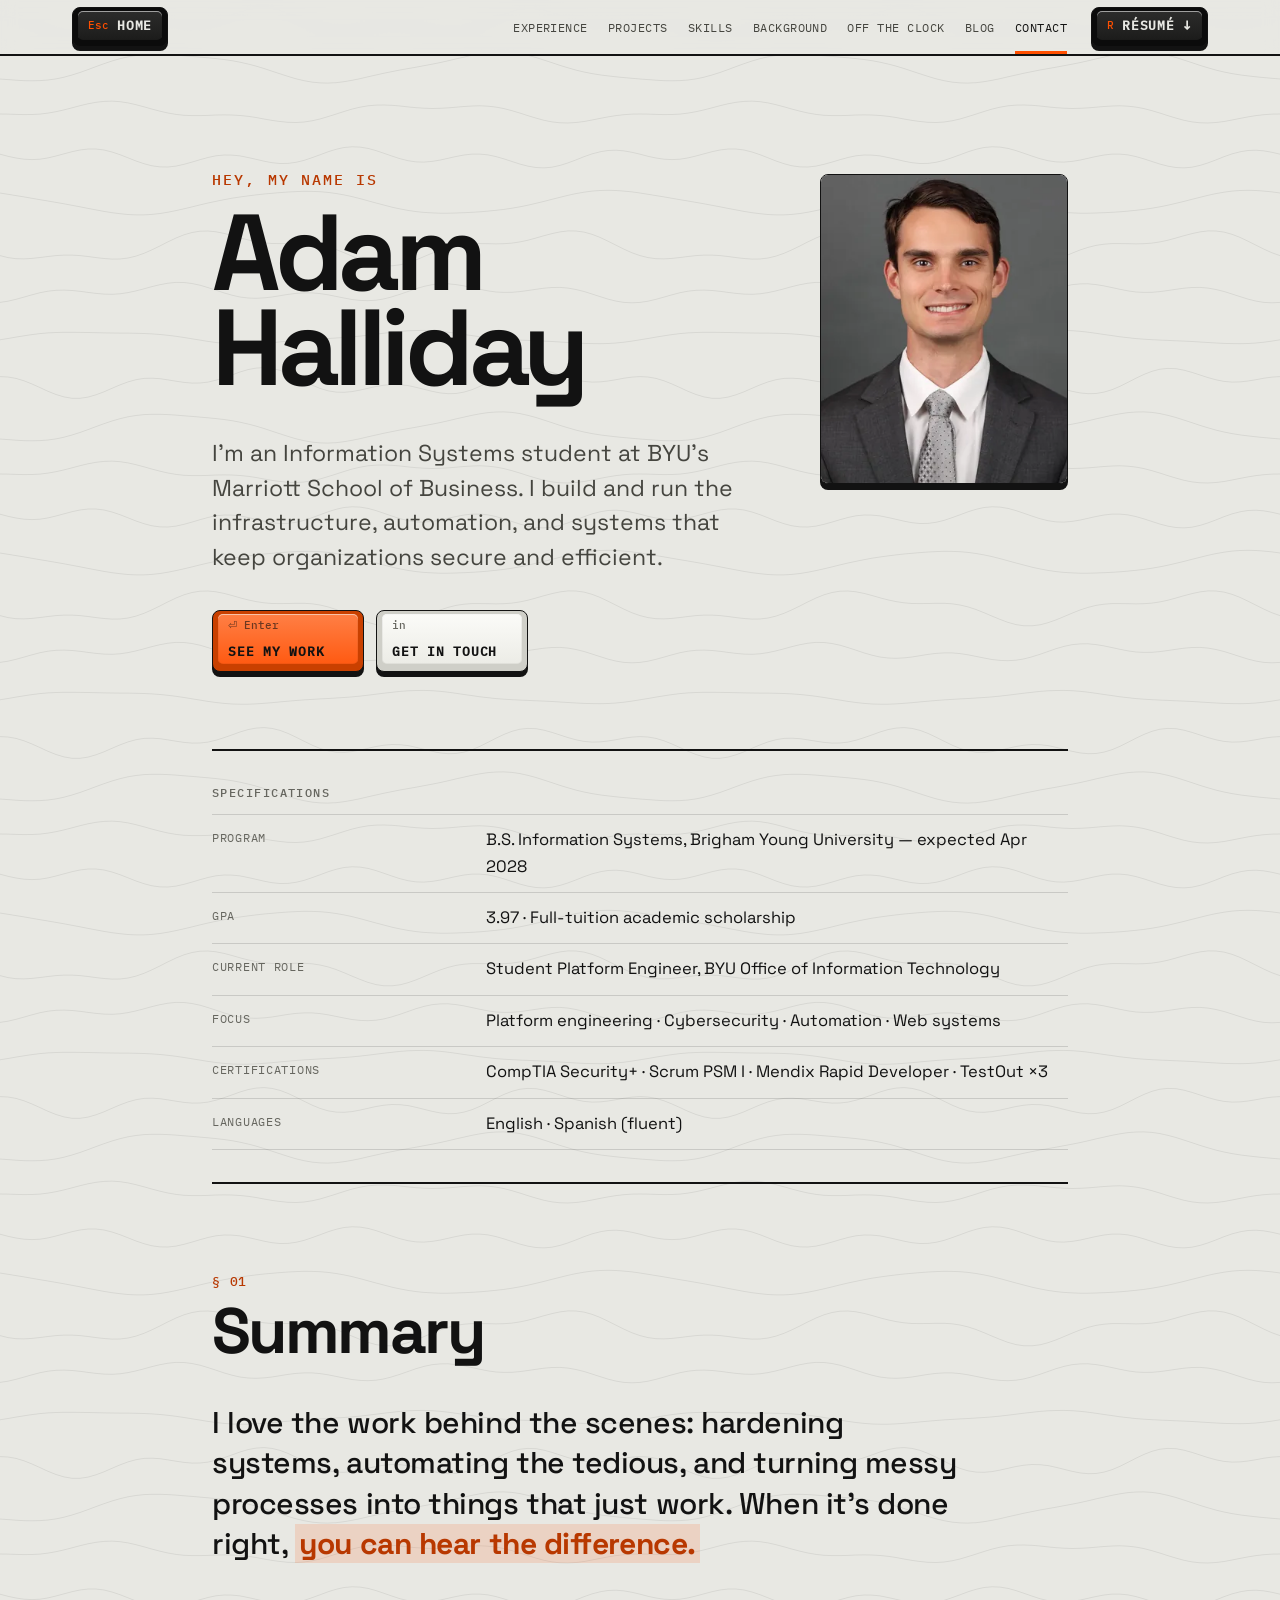
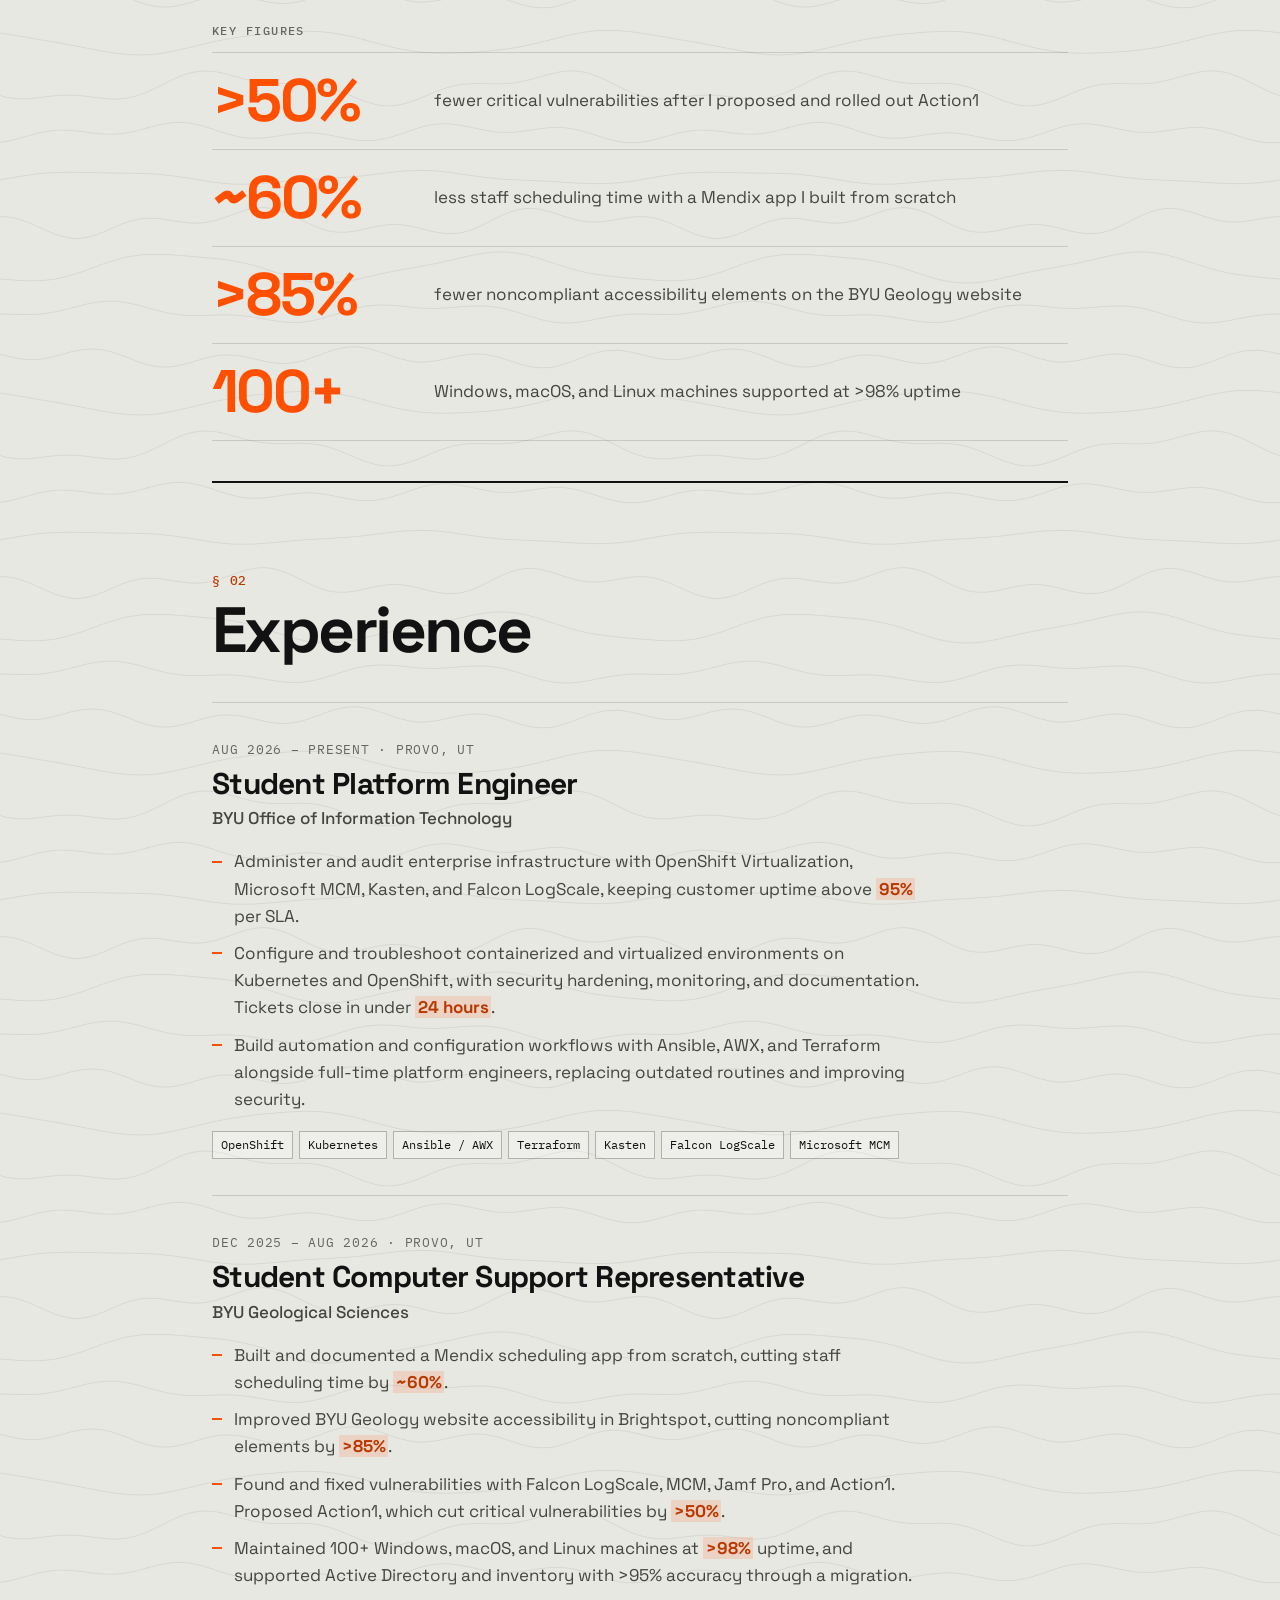
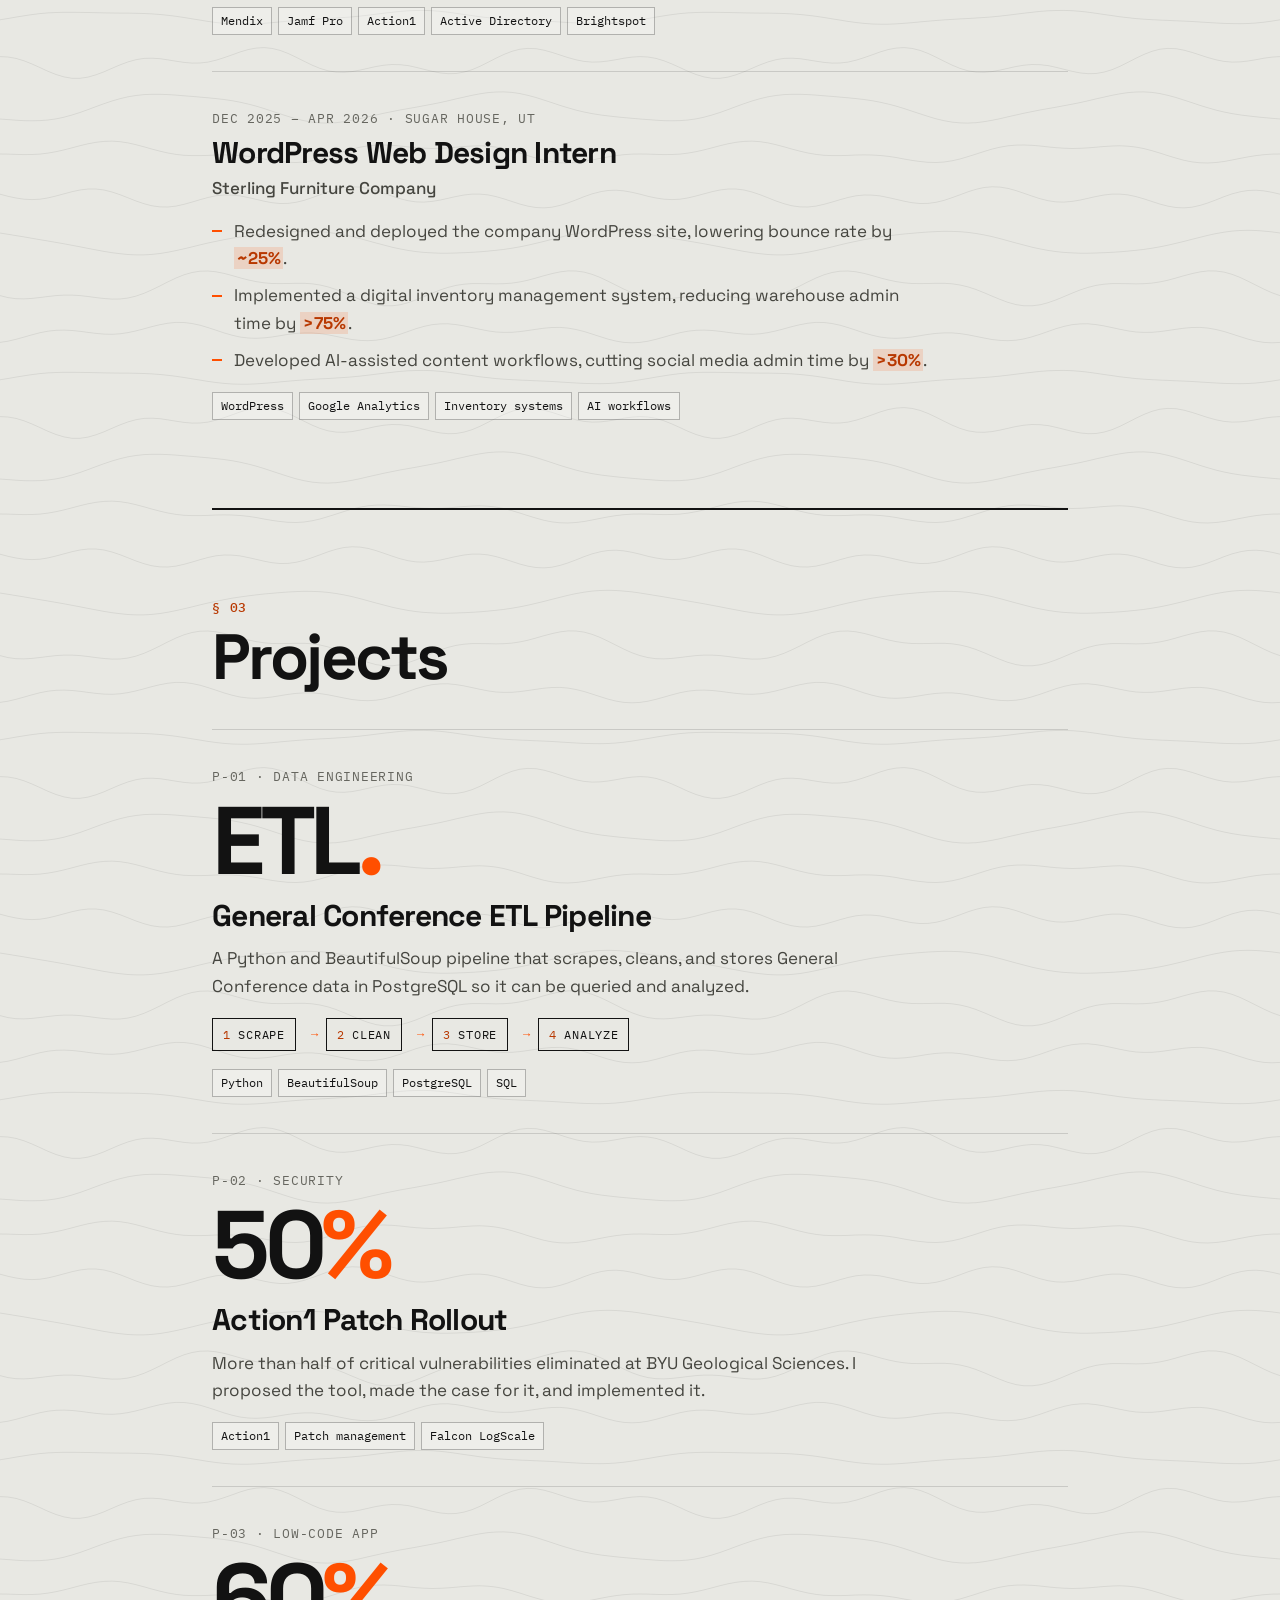
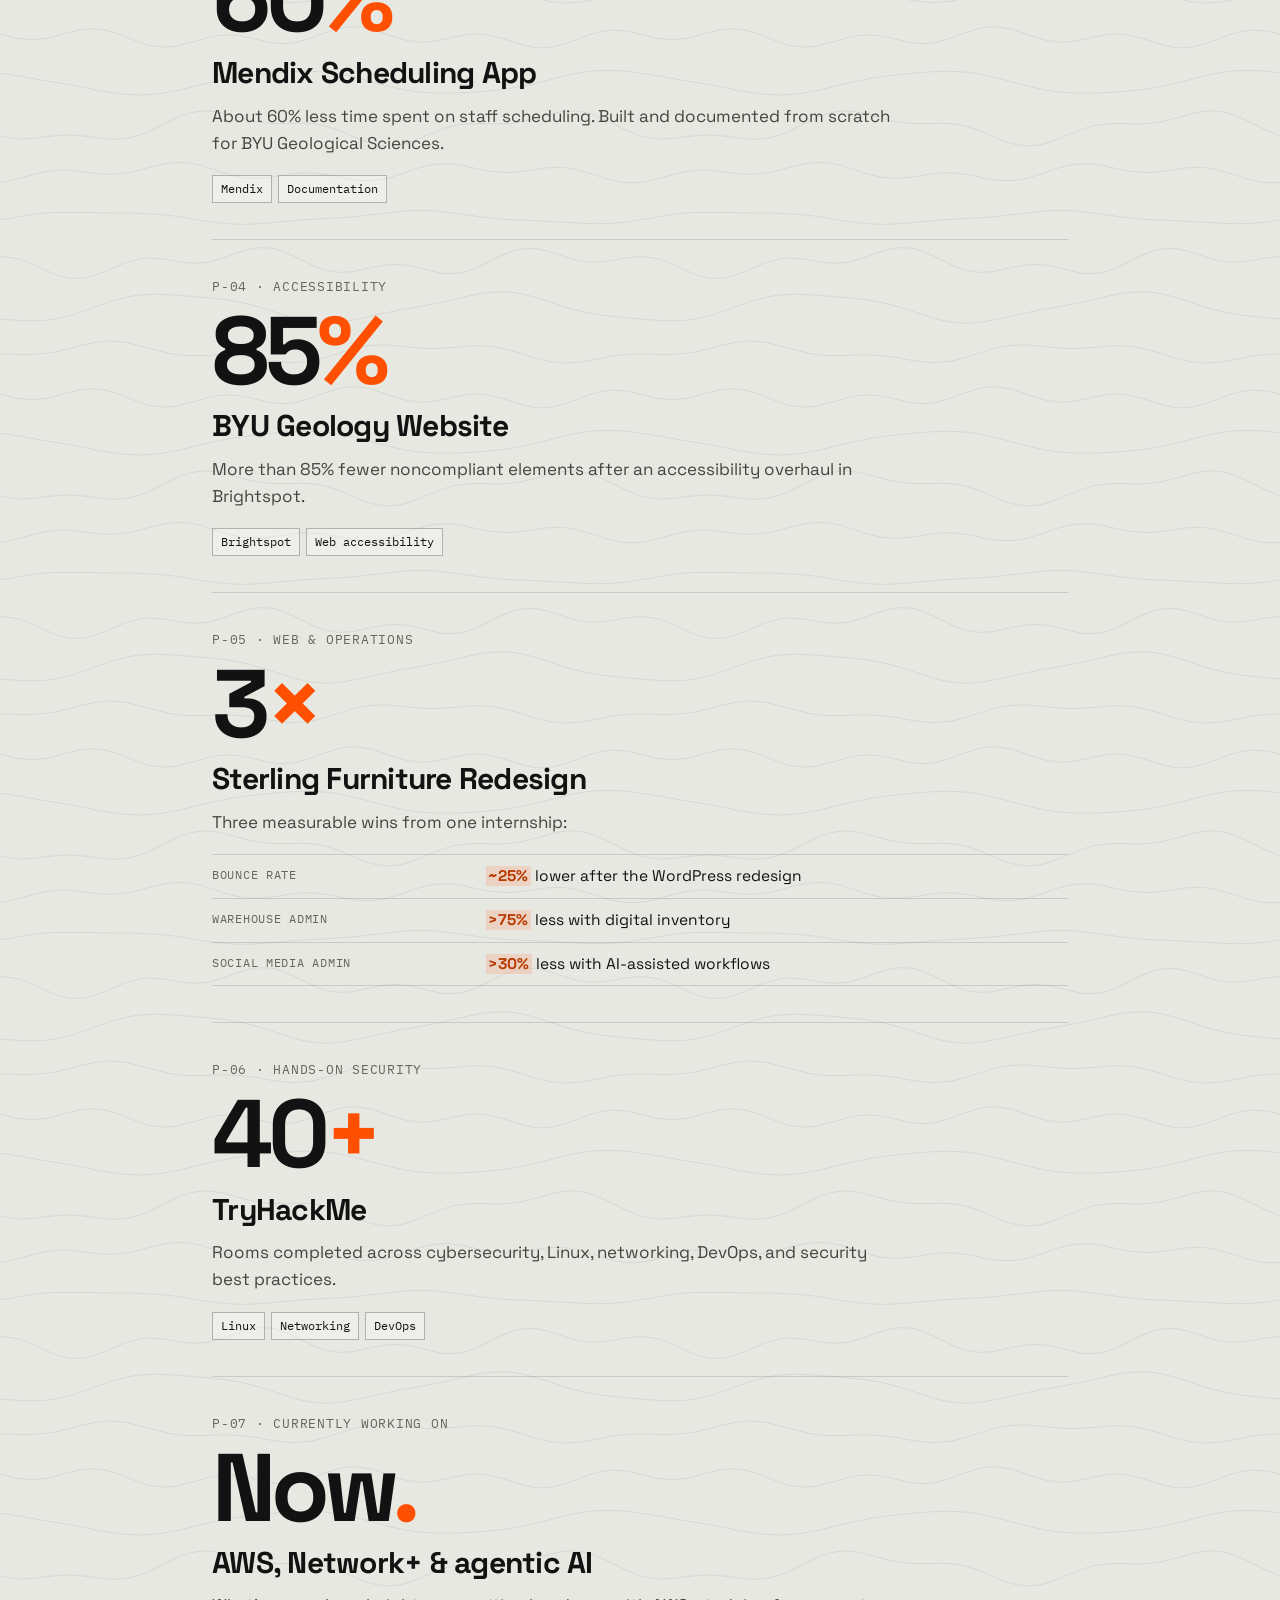
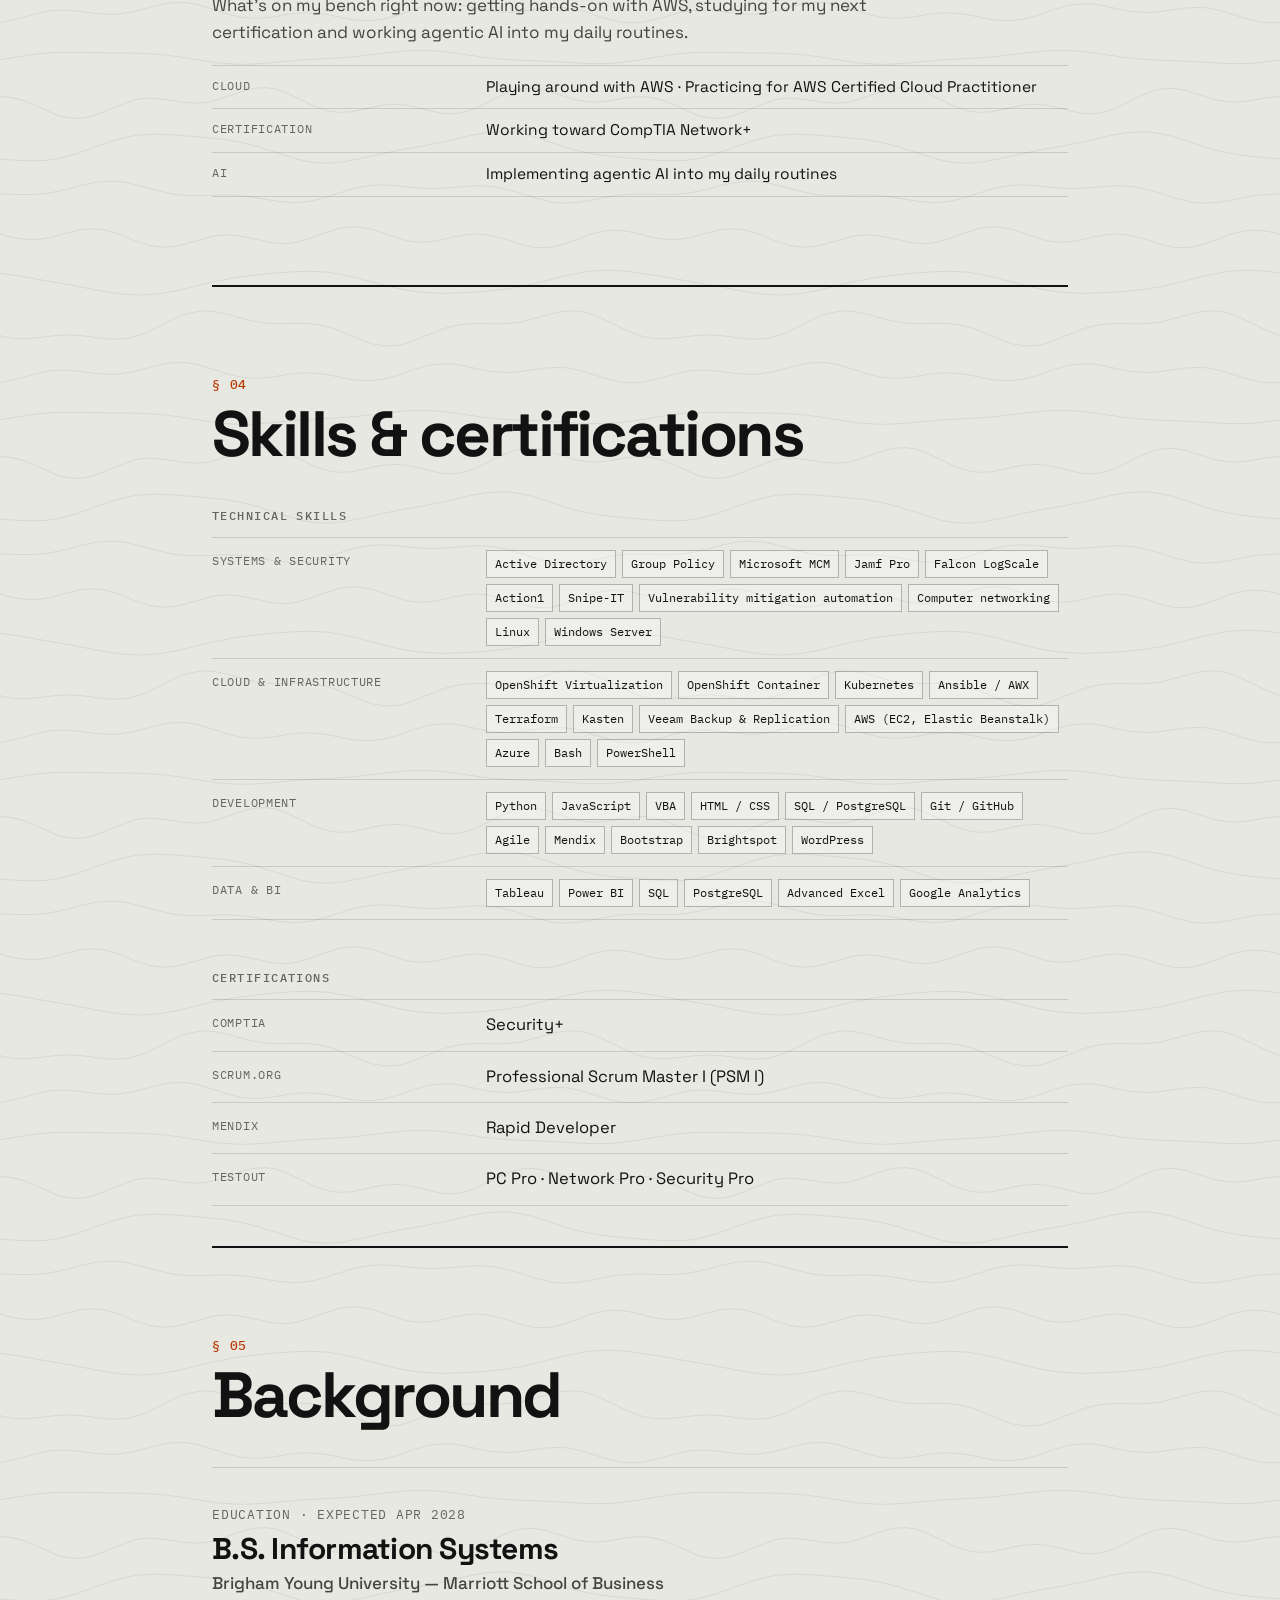
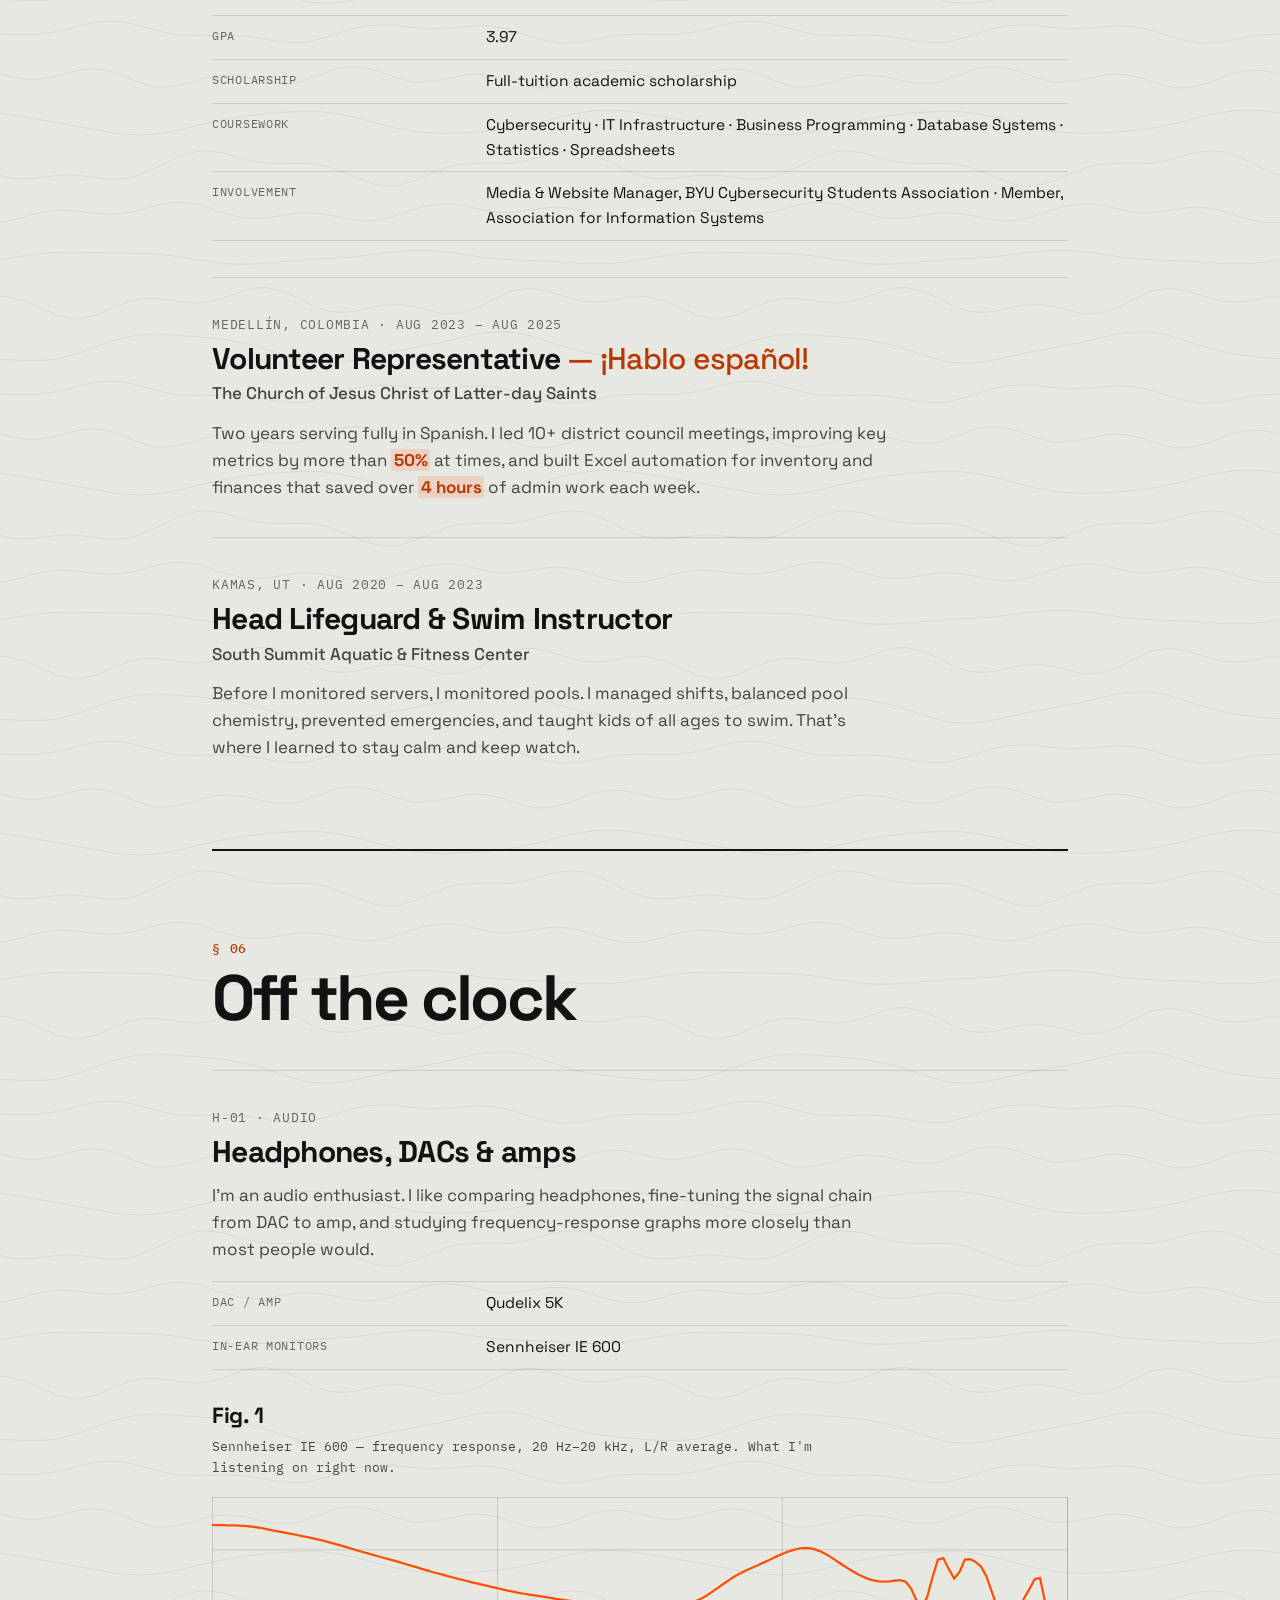
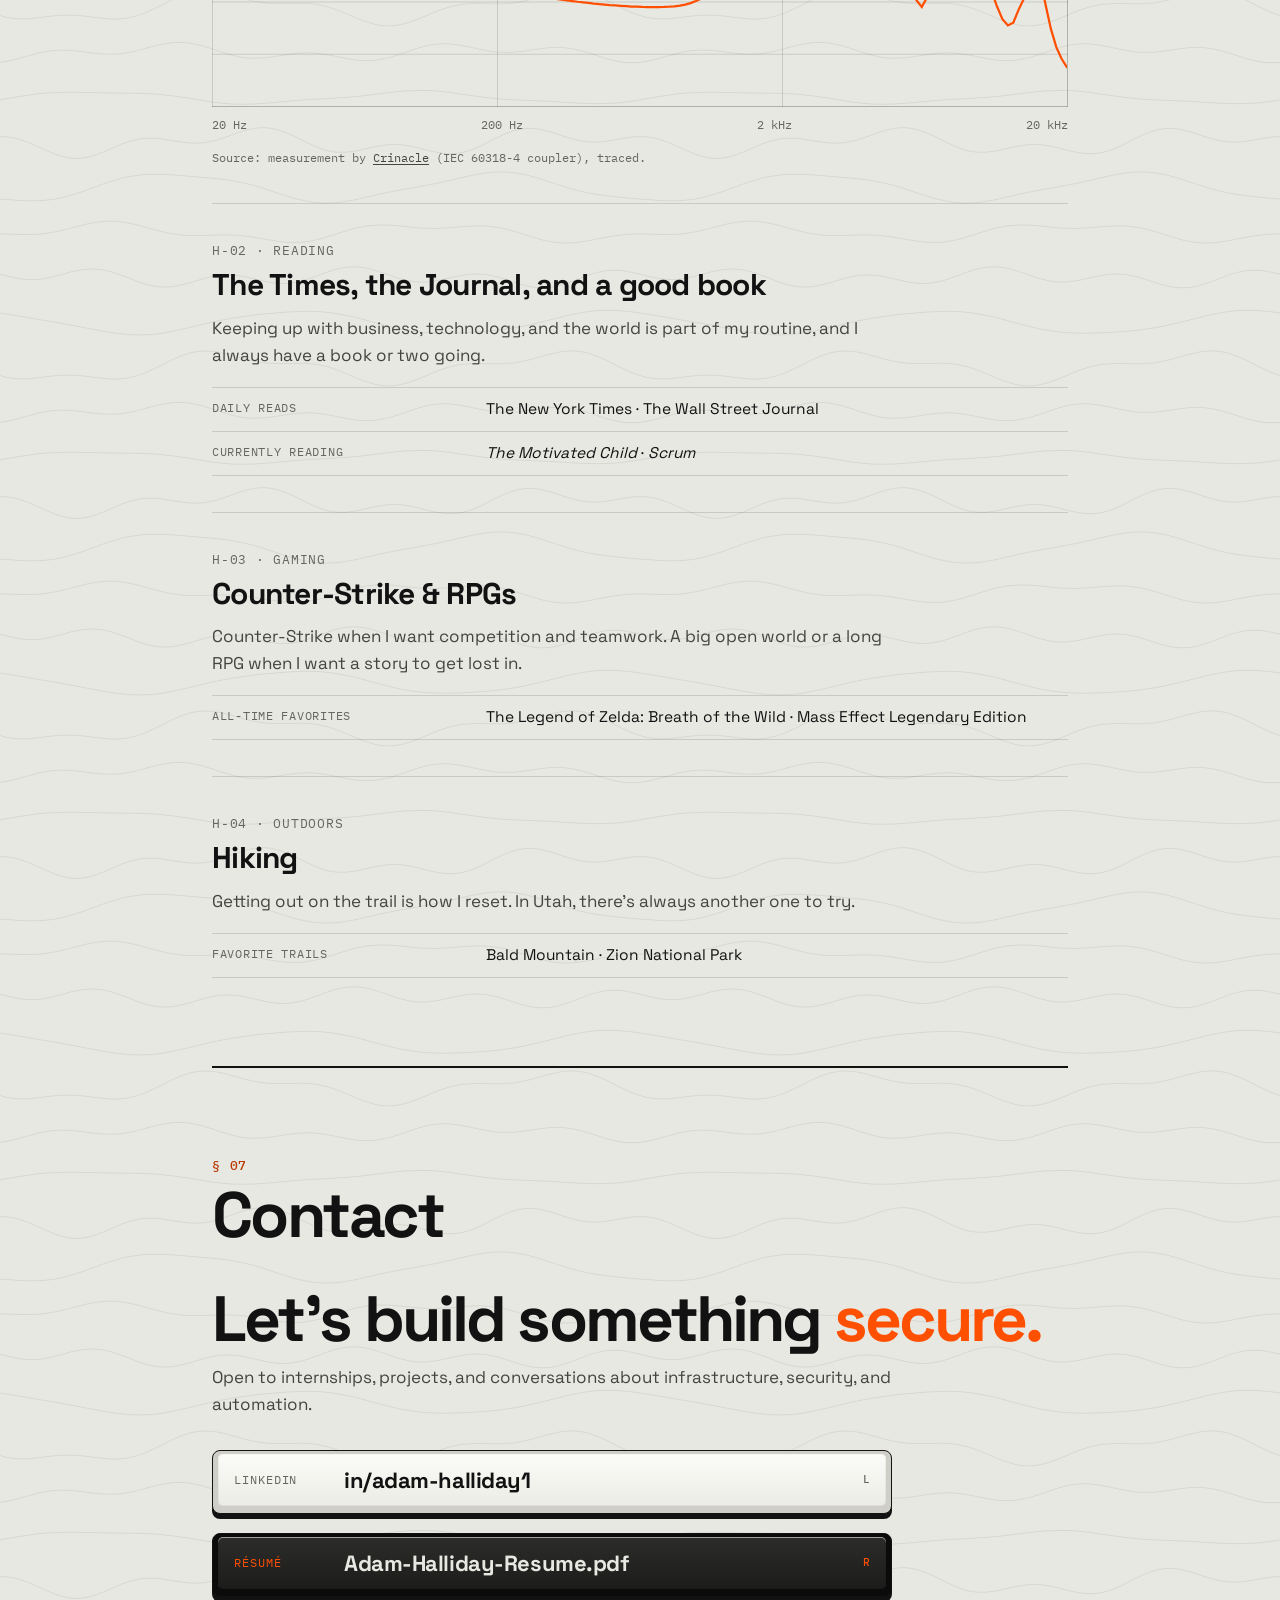
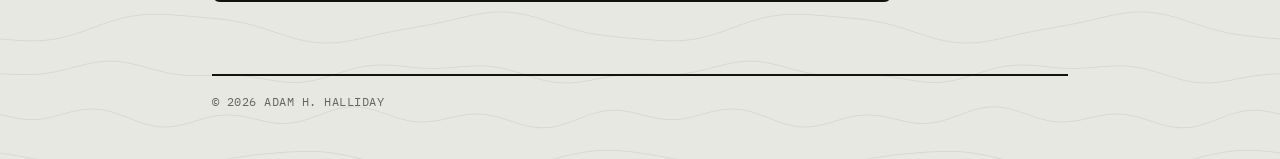
<file: index.html>
<!doctype html>
<html lang="en">
<head>
  <meta charset="utf-8">
  <meta name="viewport" content="width=device-width, initial-scale=1">
  <title>Adam Halliday — Information Systems</title>
  <meta name="description" content="Adam Halliday — BYU Information Systems student working in platform engineering, cybersecurity, automation, and web systems.">
  <meta name="theme-color" content="#e8e8e3">
  <meta property="og:title" content="Adam Halliday — Information Systems">
  <meta property="og:description" content="BYU Information Systems student working in platform engineering, cybersecurity, automation, and web systems.">
  <meta property="og:type" content="website">
  <link rel="icon" href="assets/favicon-32.png" sizes="32x32" type="image/png">
  <link rel="icon" href="assets/favicon.svg" type="image/svg+xml">
  <link rel="apple-touch-icon" href="assets/apple-touch-icon.png">
  <link rel="preload" href="assets/fonts/space-grotesk-latin.woff2" as="font" type="font/woff2" crossorigin>
  <link rel="stylesheet" href="styles.css">
  <script>document.documentElement.classList.add('js');</script>
</head>
<body>
  <a class="skip-link" href="#main">Skip to content</a>

  <!-- ============ NAV ============ -->
  <header class="nav" id="nav">
    <nav class="nav__inner container" aria-label="Primary">
      <div class="nav__brand">
        <a class="key key--mod key--sm" href="#top" aria-label="Adam Halliday, back to top"><span class="key__top"><span class="key__legend" aria-hidden="true">Esc</span><span class="key__label">Home</span></span></a>
      </div>
      <ul class="nav__links" id="nav-links">
        <li><a href="#experience">Experience</a></li>
        <li><a href="#projects">Projects</a></li>
        <li><a href="#skills">Skills</a></li>
        <li><a href="#background">Background</a></li>
        <li><a href="#hobbies">Off the clock</a></li>
        <li><a href="blog/">Blog</a></li>
        <li><a href="#contact">Contact</a></li>
      </ul>
      <a class="key key--mod key--sm" data-key="r" href="assets/Adam-Halliday-Resume.pdf" target="_blank" rel="noopener"><span class="key__top"><span class="key__legend" aria-hidden="true">R</span><span class="key__label">Résumé ↓</span></span></a>
      <button class="nav__toggle" id="nav-toggle" aria-label="Open menu" aria-expanded="false" aria-controls="nav-links">
        <span></span><span></span>
      </button>
    </nav>
  </header>

  <main id="main" class="container">

    <!-- ============ HERO ============ -->
    <section class="hero" id="top">
      <figure class="hero__photo">
        <picture>
          <source type="image/webp" sizes="(max-width: 700px) 132px, (max-width: 992px) 200px, 248px"
                  srcset="assets/adam-halliday-320.webp 320w, assets/adam-halliday-480.webp 480w, assets/adam-halliday-640.webp 640w">
          <img src="assets/adam-halliday.jpg" width="640" height="800" alt="Portrait of Adam Halliday" fetchpriority="high" decoding="async">
        </picture>
      </figure>
      <h1 class="hero__title">
        <span class="hero__hello">Hey, my name is</span>
        <span class="hero__name">Adam Halliday</span>
      </h1>
      <p class="hero__intro">
        I'm an Information Systems student at BYU's Marriott School of Business. I build and run the
        infrastructure, automation, and systems that keep organizations secure and efficient.
      </p>
      <div class="hero__ctas">
        <a class="key key--accent" data-key="enter" href="#projects"><span class="key__top"><span class="key__legend" aria-hidden="true">⏎ Enter</span><span class="key__label">See my work</span></span></a>
        <a class="key" href="#contact"><span class="key__top"><span class="key__legend" aria-hidden="true">in</span><span class="key__label">Get in touch</span></span></a>
      </div>
    </section>

    <!-- Specifications -->
    <section class="block reveal" aria-labelledby="specs-title">
      <h2 class="label" id="specs-title">Specifications</h2>
      <table class="spec">
        <tr><th scope="row">Program</th><td>B.S. Information Systems, Brigham Young University — expected Apr 2028</td></tr>
        <tr><th scope="row">GPA</th><td>3.97 · Full-tuition academic scholarship</td></tr>
        <tr><th scope="row">Current role</th><td>Student Platform Engineer, BYU Office of Information Technology</td></tr>
        <tr><th scope="row">Focus</th><td>Platform engineering · Cybersecurity · Automation · Web systems</td></tr>
        <tr><th scope="row">Certifications</th><td>CompTIA Security+ · Scrum PSM I · Mendix Rapid Developer · TestOut ×3</td></tr>
        <tr><th scope="row">Languages</th><td>English · Spanish (fluent)</td></tr>
      </table>
    </section>

    <!-- ============ 01 SUMMARY ============ -->
    <section class="section" id="summary">
      <header class="section__head reveal">
        <p class="section__no">§ 01</p>
        <h2 class="section__title">Summary</h2>
      </header>
      <p class="statement reveal">
        I love the work behind the scenes: hardening systems, automating the tedious, and turning
        messy processes into things that just work. When it's done right, <mark>you can hear the difference.</mark>
      </p>

      <h3 class="label reveal">Key figures</h3>
      <ol class="figures">
        <li class="reveal"><strong>&gt;50%</strong><span>fewer critical vulnerabilities after I proposed and rolled out Action1</span></li>
        <li class="reveal"><strong>~60%</strong><span>less staff scheduling time with a Mendix app I built from scratch</span></li>
        <li class="reveal"><strong>&gt;85%</strong><span>fewer noncompliant accessibility elements on the BYU Geology website</span></li>
        <li class="reveal"><strong>100+</strong><span>Windows, macOS, and Linux machines supported at &gt;98% uptime</span></li>
      </ol>
    </section>

    <!-- ============ 02 EXPERIENCE ============ -->
    <section class="section" id="experience">
      <header class="section__head reveal">
        <p class="section__no">§ 02</p>
        <h2 class="section__title">Experience</h2>
      </header>

      <article class="entry reveal">
        <p class="meta">Aug 2026 – Present · Provo, UT</p>
        <h3 class="entry__title">Student Platform Engineer</h3>
        <p class="entry__org">BYU Office of Information Technology</p>
        <ul class="bullets">
          <li>Administer and audit enterprise infrastructure with OpenShift Virtualization, Microsoft MCM, Kasten, and Falcon LogScale, keeping customer uptime above <mark>95%</mark> per SLA.</li>
          <li>Configure and troubleshoot containerized and virtualized environments on Kubernetes and OpenShift, with security hardening, monitoring, and documentation. Tickets close in under <mark>24 hours</mark>.</li>
          <li>Build automation and configuration workflows with Ansible, AWX, and Terraform alongside full-time platform engineers, replacing outdated routines and improving security.</li>
        </ul>
        <ul class="tags" aria-label="Technologies"><li>OpenShift</li><li>Kubernetes</li><li>Ansible / AWX</li><li>Terraform</li><li>Kasten</li><li>Falcon LogScale</li><li>Microsoft MCM</li></ul>
      </article>

      <article class="entry reveal">
        <p class="meta">Dec 2025 – Aug 2026 · Provo, UT</p>
        <h3 class="entry__title">Student Computer Support Representative</h3>
        <p class="entry__org">BYU Geological Sciences</p>
        <ul class="bullets">
          <li>Built and documented a Mendix scheduling app from scratch, cutting staff scheduling time by <mark>~60%</mark>.</li>
          <li>Improved BYU Geology website accessibility in Brightspot, cutting noncompliant elements by <mark>&gt;85%</mark>.</li>
          <li>Found and fixed vulnerabilities with Falcon LogScale, MCM, Jamf Pro, and Action1. Proposed Action1, which cut critical vulnerabilities by <mark>&gt;50%</mark>.</li>
          <li>Maintained 100+ Windows, macOS, and Linux machines at <mark>&gt;98%</mark> uptime, and supported Active Directory and inventory with &gt;95% accuracy through a migration.</li>
        </ul>
        <ul class="tags" aria-label="Technologies"><li>Mendix</li><li>Jamf Pro</li><li>Action1</li><li>Active Directory</li><li>Brightspot</li></ul>
      </article>

      <article class="entry reveal">
        <p class="meta">Dec 2025 – Apr 2026 · Sugar House, UT</p>
        <h3 class="entry__title">WordPress Web Design Intern</h3>
        <p class="entry__org">Sterling Furniture Company</p>
        <ul class="bullets">
          <li>Redesigned and deployed the company WordPress site, lowering bounce rate by <mark>~25%</mark>.</li>
          <li>Implemented a digital inventory management system, reducing warehouse admin time by <mark>&gt;75%</mark>.</li>
          <li>Developed AI-assisted content workflows, cutting social media admin time by <mark>&gt;30%</mark>.</li>
        </ul>
        <ul class="tags" aria-label="Technologies"><li>WordPress</li><li>Google Analytics</li><li>Inventory systems</li><li>AI workflows</li></ul>
      </article>
    </section>

    <!-- ============ 03 PROJECTS ============ -->
    <section class="section" id="projects">
      <header class="section__head reveal">
        <p class="section__no">§ 03</p>
        <h2 class="section__title">Projects</h2>
      </header>

      <article class="entry project reveal">
        <p class="meta">P-01 · Data engineering</p>
        <p class="project__value">ETL<span>.</span></p>
        <h3 class="entry__title">General Conference ETL Pipeline</h3>
        <p class="entry__text">A Python and BeautifulSoup pipeline that scrapes, cleans, and stores General Conference data in PostgreSQL so it can be queried and analyzed.</p>
        <ol class="flow" aria-label="Pipeline stages"><li>Scrape</li><li>Clean</li><li>Store</li><li>Analyze</li></ol>
        <ul class="tags"><li>Python</li><li>BeautifulSoup</li><li>PostgreSQL</li><li>SQL</li></ul>
      </article>

      <article class="entry project reveal">
        <p class="meta">P-02 · Security</p>
        <p class="project__value">50<span>%</span></p>
        <h3 class="entry__title">Action1 Patch Rollout</h3>
        <p class="entry__text">More than half of critical vulnerabilities eliminated at BYU Geological Sciences. I proposed the tool, made the case for it, and implemented it.</p>
        <ul class="tags"><li>Action1</li><li>Patch management</li><li>Falcon LogScale</li></ul>
      </article>

      <article class="entry project reveal">
        <p class="meta">P-03 · Low-code app</p>
        <p class="project__value">60<span>%</span></p>
        <h3 class="entry__title">Mendix Scheduling App</h3>
        <p class="entry__text">About 60% less time spent on staff scheduling. Built and documented from scratch for BYU Geological Sciences.</p>
        <ul class="tags"><li>Mendix</li><li>Documentation</li></ul>
      </article>

      <article class="entry project reveal">
        <p class="meta">P-04 · Accessibility</p>
        <p class="project__value">85<span>%</span></p>
        <h3 class="entry__title">BYU Geology Website</h3>
        <p class="entry__text">More than 85% fewer noncompliant elements after an accessibility overhaul in Brightspot.</p>
        <ul class="tags"><li>Brightspot</li><li>Web accessibility</li></ul>
      </article>

      <article class="entry project reveal">
        <p class="meta">P-05 · Web &amp; operations</p>
        <p class="project__value">3<span>×</span></p>
        <h3 class="entry__title">Sterling Furniture Redesign</h3>
        <p class="entry__text">Three measurable wins from one internship:</p>
        <table class="spec spec--compact">
          <tr><th scope="row">Bounce rate</th><td><mark>~25%</mark> lower after the WordPress redesign</td></tr>
          <tr><th scope="row">Warehouse admin</th><td><mark>&gt;75%</mark> less with digital inventory</td></tr>
          <tr><th scope="row">Social media admin</th><td><mark>&gt;30%</mark> less with AI-assisted workflows</td></tr>
        </table>
      </article>

      <article class="entry project reveal">
        <p class="meta">P-06 · Hands-on security</p>
        <p class="project__value">40<span>+</span></p>
        <h3 class="entry__title">TryHackMe</h3>
        <p class="entry__text">Rooms completed across cybersecurity, Linux, networking, DevOps, and security best practices.</p>
        <ul class="tags"><li>Linux</li><li>Networking</li><li>DevOps</li></ul>
      </article>

      <article class="entry project reveal">
        <p class="meta">P-07 · Currently working on</p>
        <p class="project__value">Now<span>.</span></p>
        <h3 class="entry__title">AWS, Network+ &amp; agentic AI</h3>
        <p class="entry__text">What's on my bench right now: getting hands-on with AWS, studying for my next certification and working agentic AI into my daily routines.</p>
        <table class="spec spec--compact">
          <tr><th scope="row">Cloud</th><td>Playing around with AWS · Practicing for AWS Certified Cloud Practitioner</td></tr>
          <tr><th scope="row">Certification</th><td>Working toward CompTIA Network+</td></tr>
          <tr><th scope="row">AI</th><td>Implementing agentic AI into my daily routines</td></tr>
        </table>
      </article>
    </section>

    <!-- ============ 04 SKILLS ============ -->
    <section class="section" id="skills">
      <header class="section__head reveal">
        <p class="section__no">§ 04</p>
        <h2 class="section__title">Skills &amp; certifications</h2>
      </header>

      <h3 class="label reveal">Technical skills</h3>
      <table class="spec spec--skills reveal">
        <tr><th scope="row">Systems &amp; security</th><td><ul class="tags"><li>Active Directory</li><li>Group Policy</li><li>Microsoft MCM</li><li>Jamf Pro</li><li>Falcon LogScale</li><li>Action1</li><li>Snipe-IT</li><li>Vulnerability mitigation automation</li><li>Computer networking</li><li>Linux</li><li>Windows Server</li></ul></td></tr>
        <tr><th scope="row">Cloud &amp; infrastructure</th><td><ul class="tags"><li>OpenShift Virtualization</li><li>OpenShift Container</li><li>Kubernetes</li><li>Ansible / AWX</li><li>Terraform</li><li>Kasten</li><li>Veeam Backup &amp; Replication</li><li>AWS (EC2, Elastic Beanstalk)</li><li>Azure</li><li>Bash</li><li>PowerShell</li></ul></td></tr>
        <tr><th scope="row">Development</th><td><ul class="tags"><li>Python</li><li>JavaScript</li><li>VBA</li><li>HTML / CSS</li><li>SQL / PostgreSQL</li><li>Git / GitHub</li><li>Agile</li><li>Mendix</li><li>Bootstrap</li><li>Brightspot</li><li>WordPress</li></ul></td></tr>
        <tr><th scope="row">Data &amp; BI</th><td><ul class="tags"><li>Tableau</li><li>Power BI</li><li>SQL</li><li>PostgreSQL</li><li>Advanced Excel</li><li>Google Analytics</li></ul></td></tr>
      </table>

      <h3 class="label reveal">Certifications</h3>
      <table class="spec reveal">
        <tr><th scope="row">CompTIA</th><td>Security+</td></tr>
        <tr><th scope="row">Scrum.org</th><td>Professional Scrum Master I (PSM I)</td></tr>
        <tr><th scope="row">Mendix</th><td>Rapid Developer</td></tr>
        <tr><th scope="row">TestOut</th><td>PC Pro · Network Pro · Security Pro</td></tr>
      </table>
    </section>

    <!-- ============ 05 BACKGROUND ============ -->
    <section class="section" id="background">
      <header class="section__head reveal">
        <p class="section__no">§ 05</p>
        <h2 class="section__title">Background</h2>
      </header>

      <article class="entry reveal">
        <p class="meta">Education · Expected Apr 2028</p>
        <h3 class="entry__title">B.S. Information Systems</h3>
        <p class="entry__org">Brigham Young University — Marriott School of Business</p>
        <table class="spec spec--compact">
          <tr><th scope="row">GPA</th><td>3.97</td></tr>
          <tr><th scope="row">Scholarship</th><td>Full-tuition academic scholarship</td></tr>
          <tr><th scope="row">Coursework</th><td>Cybersecurity · IT Infrastructure · Business Programming · Database Systems · Statistics · Spreadsheets</td></tr>
          <tr><th scope="row">Involvement</th><td>Media &amp; Website Manager, BYU Cybersecurity Students Association · Member, Association for Information Systems</td></tr>
        </table>
      </article>

      <article class="entry reveal">
        <p class="meta">Medellín, Colombia · Aug 2023 – Aug 2025</p>
        <h3 class="entry__title">Volunteer Representative <span class="lang" lang="es">— ¡Hablo español!</span></h3>
        <p class="entry__org">The Church of Jesus Christ of Latter-day Saints</p>
        <p class="entry__text">Two years serving fully in Spanish. I led 10+ district council meetings, improving key metrics by more than <mark>50%</mark> at times, and built Excel automation for inventory and finances that saved over <mark>4 hours</mark> of admin work each week.</p>
      </article>

      <article class="entry reveal">
        <p class="meta">Kamas, UT · Aug 2020 – Aug 2023</p>
        <h3 class="entry__title">Head Lifeguard &amp; Swim Instructor</h3>
        <p class="entry__org">South Summit Aquatic &amp; Fitness Center</p>
        <p class="entry__text">Before I monitored servers, I monitored pools. I managed shifts, balanced pool chemistry, prevented emergencies, and taught kids of all ages to swim. That's where I learned to stay calm and keep watch.</p>
      </article>
    </section>

    <!-- ============ 06 OFF THE CLOCK ============ -->
    <section class="section" id="hobbies">
      <header class="section__head reveal">
        <p class="section__no">§ 06</p>
        <h2 class="section__title">Off the clock</h2>
      </header>

      <article class="entry reveal">
        <p class="meta">H-01 · Audio</p>
        <h3 class="entry__title">Headphones, DACs &amp; amps</h3>
        <p class="entry__text">I'm an audio enthusiast. I like comparing headphones, fine-tuning the signal chain from DAC to amp, and studying frequency-response graphs more closely than most people would.</p>
        <table class="spec spec--compact">
          <tr><th scope="row">DAC / amp</th><td>Qudelix 5K</td></tr>
          <tr><th scope="row">In-ear monitors</th><td>Sennheiser IE 600</td></tr>
        </table>
        <figure class="fig reveal" id="fig-1">
          <figcaption class="fig__cap">
            <span class="fig__no">Fig. 1</span>
            Sennheiser IE 600 — frequency response, 20 Hz–20 kHz, L/R average. What I'm listening on right now.
          </figcaption>
          <div class="fig__plot">
            <svg viewBox="0 0 600 170" preserveAspectRatio="none" role="img" aria-label="Frequency response graph of the Sennheiser IE 600">
              <path class="fig__line" d="M0.0,22.7 L3.8,22.8 L7.5,22.9 L11.3,23.0 L15.1,23.1 L18.9,23.2 L22.6,23.5 L26.4,23.9 L30.2,24.5 L34.0,25.2 L37.7,26.0 L41.5,26.9 L45.3,27.7 L49.1,28.5 L52.8,29.3 L56.6,30.2 L60.4,31.1 L64.2,32.0 L67.9,32.9 L71.7,33.8 L75.5,34.8 L79.2,35.9 L83.0,37.1 L86.8,38.3 L90.6,39.5 L94.3,40.8 L98.1,42.1 L101.9,43.4 L105.7,44.7 L109.4,45.9 L113.2,47.2 L117.0,48.4 L120.8,49.6 L124.5,50.8 L128.3,52.0 L132.1,53.2 L135.8,54.5 L139.6,55.8 L143.4,57.1 L147.2,58.4 L150.9,59.7 L154.7,61.0 L158.5,62.2 L162.3,63.4 L166.0,64.5 L169.8,65.7 L173.6,66.8 L177.4,67.9 L181.1,69.0 L184.9,70.0 L188.7,71.1 L192.5,72.1 L196.2,73.1 L200.0,74.1 L203.8,75.1 L207.5,76.1 L211.3,77.0 L215.1,78.0 L218.9,78.7 L222.6,79.4 L226.4,80.1 L230.2,80.7 L234.0,81.4 L237.7,82.1 L241.5,82.9 L245.3,83.5 L249.1,84.1 L252.8,84.6 L256.6,85.2 L260.4,85.7 L264.2,86.2 L267.9,86.7 L271.7,87.1 L275.5,87.5 L279.2,87.9 L283.0,88.2 L286.8,88.5 L290.6,88.8 L294.3,89.1 L298.1,89.2 L301.9,89.4 L305.7,89.5 L309.4,89.6 L313.2,89.5 L317.0,89.4 L320.8,89.2 L324.5,88.9 L328.3,88.3 L332.1,87.5 L335.8,86.3 L339.6,84.6 L343.4,82.6 L347.2,80.1 L350.9,77.2 L354.7,74.1 L358.5,71.0 L362.3,68.0 L366.0,65.1 L369.8,62.6 L373.6,60.4 L377.4,58.4 L381.1,56.5 L384.9,54.5 L388.7,52.4 L392.5,50.4 L396.2,48.3 L400.0,46.4 L403.8,44.6 L407.5,43.2 L411.3,42.1 L415.1,41.4 L418.9,41.5 L422.6,42.4 L426.4,44.0 L430.2,46.1 L434.0,48.7 L437.7,51.6 L441.5,54.5 L445.3,57.3 L449.1,60.0 L452.8,62.6 L456.6,64.7 L460.4,66.6 L464.2,67.9 L467.9,68.6 L471.7,68.9 L475.5,68.7 L479.2,68.1 L483.0,67.6 L486.8,68.9 L490.6,74.5 L494.3,84.0 L498.1,89.5 L501.9,81.4 L505.7,64.9 L509.4,50.9 L513.2,49.7 L517.0,58.5 L520.8,66.3 L524.5,61.1 L528.3,50.9 L532.1,50.5 L535.8,52.8 L539.6,56.4 L543.4,64.4 L547.2,76.9 L550.9,89.1 L554.7,99.4 L558.5,104.5 L562.3,102.3 L566.0,91.8 L569.8,82.5 L573.6,74.9 L577.4,66.7 L581.1,66.0 L584.9,87.2 L588.7,107.3 L592.5,122.1 L596.2,131.6 L600.0,138.5"/>
            </svg>
            <div class="fig__axis" aria-hidden="true"><span>20 Hz</span><span>200 Hz</span><span>2 kHz</span><span>20 kHz</span></div>
          </div>
          <p class="fig__src">Source: measurement by <a href="https://graph.hangout.audio/iem/711/?share=IE600" target="_blank" rel="noopener">Crinacle</a> (IEC 60318-4 coupler), traced.</p>
        </figure>
      </article>

      <article class="entry reveal">
        <p class="meta">H-02 · Reading</p>
        <h3 class="entry__title">The Times, the Journal, and a good book</h3>
        <p class="entry__text">Keeping up with business, technology, and the world is part of my routine, and I always have a book or two going.</p>
        <table class="spec spec--compact">
          <tr><th scope="row">Daily reads</th><td>The New York Times · The Wall Street Journal</td></tr>
          <tr><th scope="row">Currently reading</th><td><cite>The Motivated Child</cite> · <cite>Scrum</cite></td></tr>
        </table>
      </article>

      <article class="entry reveal">
        <p class="meta">H-03 · Gaming</p>
        <h3 class="entry__title">Counter-Strike &amp; RPGs</h3>
        <p class="entry__text">Counter-Strike when I want competition and teamwork. A big open world or a long RPG when I want a story to get lost in.</p>
        <table class="spec spec--compact">
          <tr><th scope="row">All-time favorites</th><td>The Legend of Zelda: Breath of the Wild · Mass Effect Legendary Edition</td></tr>
        </table>
      </article>

      <article class="entry reveal">
        <p class="meta">H-04 · Outdoors</p>
        <h3 class="entry__title">Hiking</h3>
        <p class="entry__text">Getting out on the trail is how I reset. In Utah, there's always another one to try.</p>
        <table class="spec spec--compact">
          <tr><th scope="row">Favorite trails</th><td>Bald Mountain · Zion National Park</td></tr>
        </table>
      </article>
    </section>

    <!-- ============ 07 CONTACT ============ -->
    <section class="section contact" id="contact">
      <header class="section__head reveal">
        <p class="section__no">§ 07</p>
        <h2 class="section__title">Contact</h2>
      </header>
      <p class="contact__lede reveal">Let's build something <mark>secure.</mark></p>
      <p class="entry__text reveal">Open to internships, projects, and conversations about infrastructure, security, and automation.</p>
      <ul class="keyrows reveal">
        <li><a class="key key--wide" data-key="l" href="https://www.linkedin.com/in/adam-halliday1/" target="_blank" rel="noopener"><span class="key__top"><span class="k">LinkedIn</span><span class="v">in/adam-halliday1</span><span class="end" aria-hidden="true">L</span></span></a></li>
        <li><a class="key key--wide key--mod" data-key="r" href="assets/Adam-Halliday-Resume.pdf" target="_blank" rel="noopener"><span class="key__top"><span class="k">Résumé</span><span class="v">Adam-Halliday-Resume.pdf</span><span class="end" aria-hidden="true">R</span></span></a></li>
      </ul>
    </section>
  </main>

  <footer class="footer container">
    <p>© <span id="year">2026</span> Adam H. Halliday</p>
  </footer>

  <script src="script.js"></script>
</body>
</html>
</file>
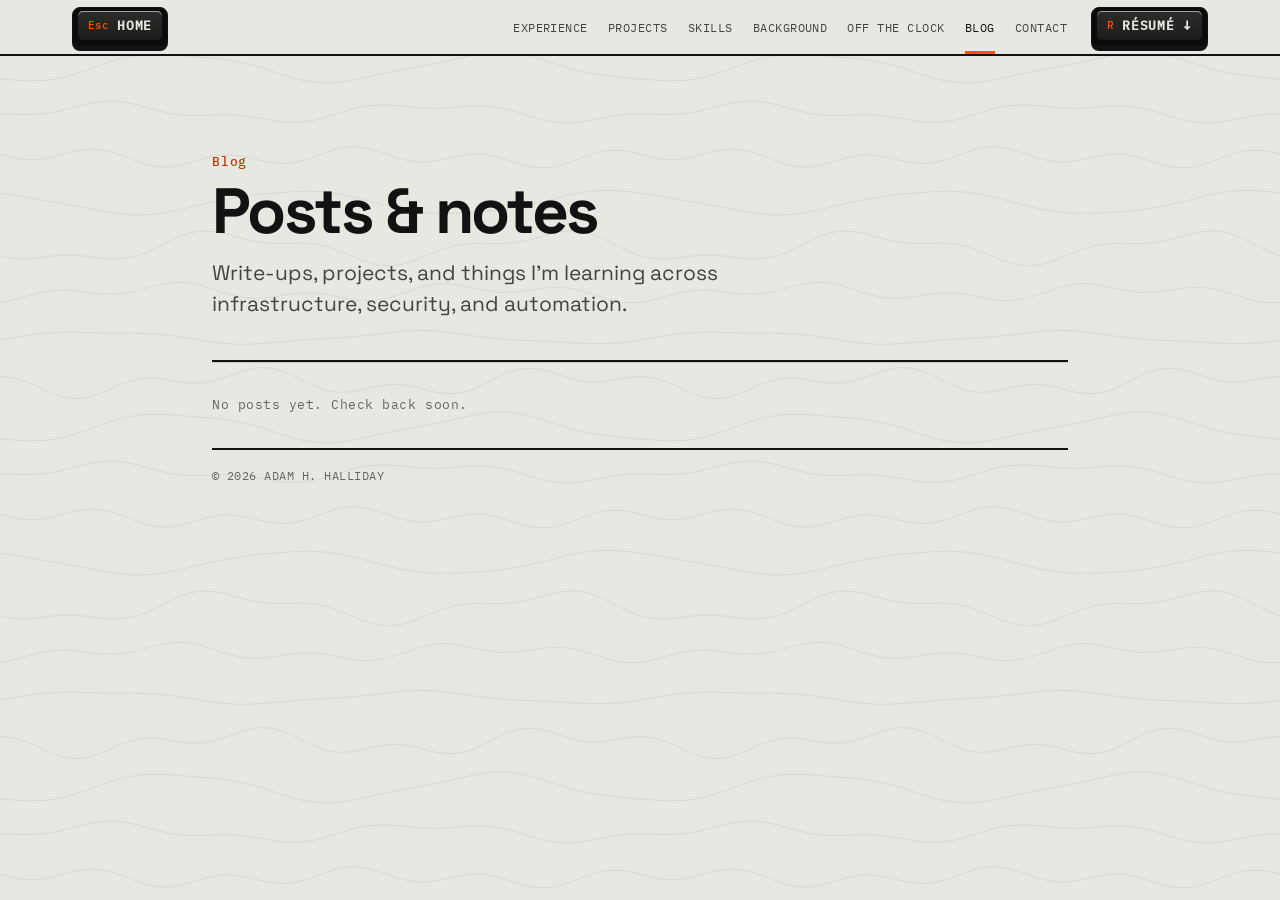
<file: blog/index.html>
<!doctype html>
<html lang="en">
<head>
  <meta charset="utf-8">
  <meta name="viewport" content="width=device-width, initial-scale=1">
  <meta http-equiv="Content-Security-Policy" content="default-src 'self'; script-src 'self'; style-src 'self'; font-src 'self'; img-src 'self' https: data:; connect-src 'self'; base-uri 'self'; form-action 'self'; object-src 'none'">
  <title>Blog — Adam Halliday</title>
  <meta name="description" content="Posts by Adam Halliday on infrastructure, security, automation, and what I'm learning.">
  <meta name="theme-color" content="#e8e8e3">
  <link rel="icon" href="../assets/favicon-32.png" sizes="32x32" type="image/png">
  <link rel="icon" href="../assets/favicon.svg" type="image/svg+xml">
  <link rel="apple-touch-icon" href="../assets/apple-touch-icon.png">
  <link rel="preload" href="../assets/fonts/space-grotesk-latin.woff2" as="font" type="font/woff2" crossorigin>
  <link rel="stylesheet" href="../styles.css">
  <link rel="stylesheet" href="blog.css">
</head>
<body>
  <a class="skip-link" href="#main">Skip to content</a>

  <header class="nav" id="nav">
    <nav class="nav__inner container" aria-label="Primary">
      <div class="nav__brand">
        <a class="key key--mod key--sm" href="../" aria-label="Adam Halliday, home"><span class="key__top"><span class="key__legend" aria-hidden="true">Esc</span><span class="key__label">Home</span></span></a>
      </div>
      <ul class="nav__links" id="nav-links">
        <li><a href="../#experience">Experience</a></li>
        <li><a href="../#projects">Projects</a></li>
        <li><a href="../#skills">Skills</a></li>
        <li><a href="../#background">Background</a></li>
        <li><a href="../#hobbies">Off the clock</a></li>
        <li><a href="./" class="is-active" aria-current="page">Blog</a></li>
        <li><a href="../#contact">Contact</a></li>
      </ul>
      <a class="key key--mod key--sm" data-key="r" href="../assets/Adam-Halliday-Resume.pdf" target="_blank" rel="noopener"><span class="key__top"><span class="key__legend" aria-hidden="true">R</span><span class="key__label">Résumé ↓</span></span></a>
      <button class="nav__toggle" id="nav-toggle" aria-label="Open menu" aria-expanded="false" aria-controls="nav-links">
        <span></span><span></span>
      </button>
    </nav>
  </header>

  <main id="main" class="container">
    <header class="page-head">
      <p class="section__no">Blog</p>
      <h1 class="section__title">Posts &amp; notes</h1>
      <p class="page-head__lede">Write-ups, projects, and things I'm learning across infrastructure, security, and automation.</p>
    </header>

    <section class="post-list" id="post-list" aria-live="polite">
      <p class="blog-empty">Loading posts…</p>
    </section>
  </main>

  <footer class="footer container">
    <p>© <span id="year">2026</span> Adam H. Halliday</p>
  </footer>

  <script src="../script.js"></script>
  <script src="blog.js"></script>
</body>
</html>
</file>
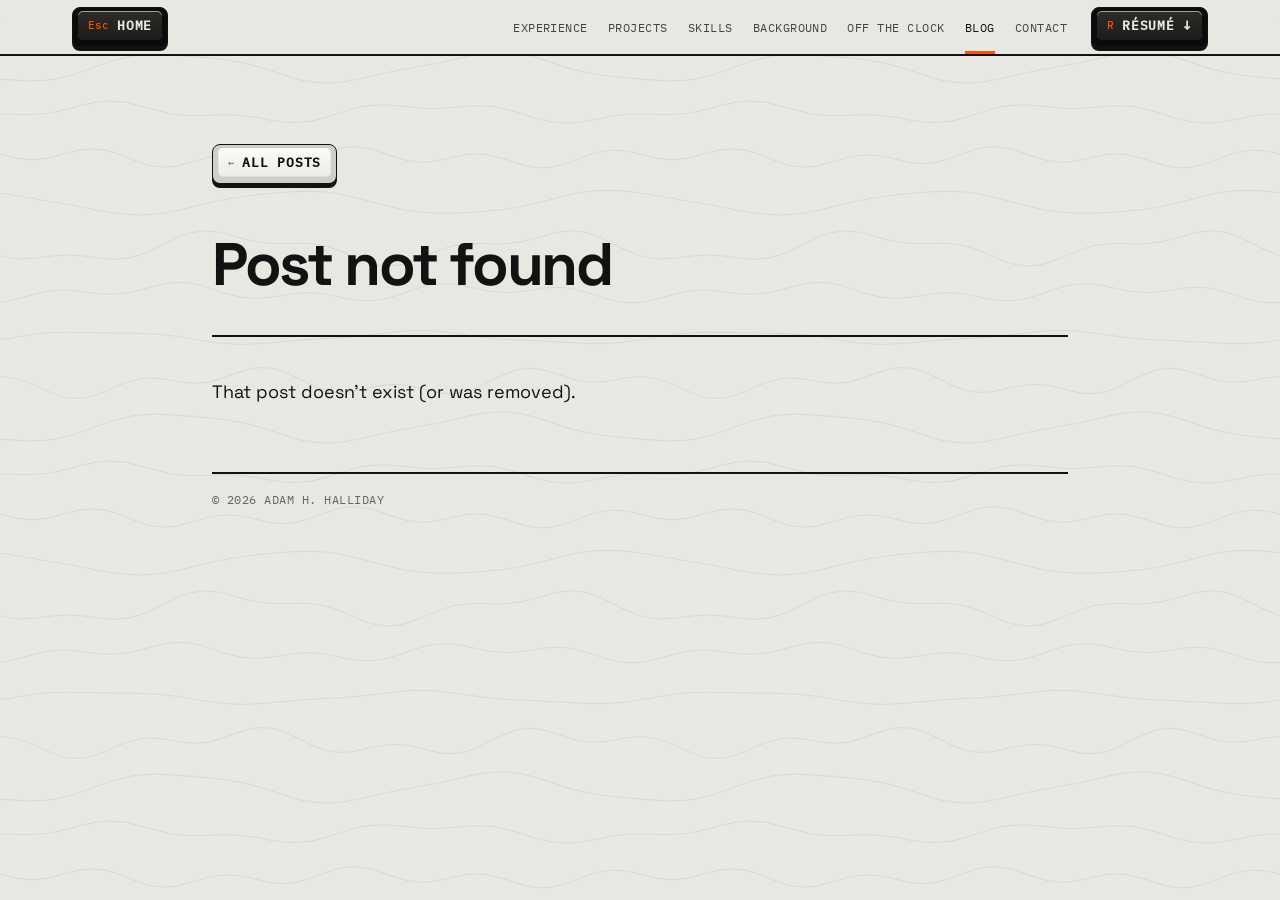
<file: blog/post.html>
<!doctype html>
<html lang="en">
<head>
  <meta charset="utf-8">
  <meta name="viewport" content="width=device-width, initial-scale=1">
  <meta http-equiv="Content-Security-Policy" content="default-src 'self'; script-src 'self'; style-src 'self'; font-src 'self'; img-src 'self' https: data:; connect-src 'self'; base-uri 'self'; form-action 'self'; object-src 'none'">
  <title>Blog — Adam Halliday</title>
  <meta name="theme-color" content="#e8e8e3">
  <link rel="icon" href="../assets/favicon-32.png" sizes="32x32" type="image/png">
  <link rel="icon" href="../assets/favicon.svg" type="image/svg+xml">
  <link rel="apple-touch-icon" href="../assets/apple-touch-icon.png">
  <link rel="preload" href="../assets/fonts/space-grotesk-latin.woff2" as="font" type="font/woff2" crossorigin>
  <link rel="stylesheet" href="../styles.css">
  <link rel="stylesheet" href="blog.css">
</head>
<body>
  <a class="skip-link" href="#main">Skip to content</a>

  <header class="nav" id="nav">
    <nav class="nav__inner container" aria-label="Primary">
      <div class="nav__brand">
        <a class="key key--mod key--sm" href="../" aria-label="Adam Halliday, home"><span class="key__top"><span class="key__legend" aria-hidden="true">Esc</span><span class="key__label">Home</span></span></a>
      </div>
      <ul class="nav__links" id="nav-links">
        <li><a href="../#experience">Experience</a></li>
        <li><a href="../#projects">Projects</a></li>
        <li><a href="../#skills">Skills</a></li>
        <li><a href="../#background">Background</a></li>
        <li><a href="../#hobbies">Off the clock</a></li>
        <li><a href="./" class="is-active">Blog</a></li>
        <li><a href="../#contact">Contact</a></li>
      </ul>
      <a class="key key--mod key--sm" data-key="r" href="../assets/Adam-Halliday-Resume.pdf" target="_blank" rel="noopener"><span class="key__top"><span class="key__legend" aria-hidden="true">R</span><span class="key__label">Résumé ↓</span></span></a>
      <button class="nav__toggle" id="nav-toggle" aria-label="Open menu" aria-expanded="false" aria-controls="nav-links">
        <span></span><span></span>
      </button>
    </nav>
  </header>

  <main id="main" class="container">
    <article class="post">
      <a class="key key--sm post__back" href="./"><span class="key__top"><span class="key__legend" aria-hidden="true">←</span><span class="key__label">All posts</span></span></a>
      <p class="meta" id="post-date"></p>
      <h1 class="post__title" id="post-title">Loading…</h1>
      <p class="post__summary" id="post-summary" hidden></p>
      <hr class="post__rule">
      <div class="prose" id="post-body"></div>
    </article>
  </main>

  <footer class="footer container">
    <p>© <span id="year">2026</span> Adam H. Halliday</p>
  </footer>

  <script src="../script.js"></script>
  <script src="markdown.js"></script>
  <script src="blog.js"></script>
</body>
</html>
</file>
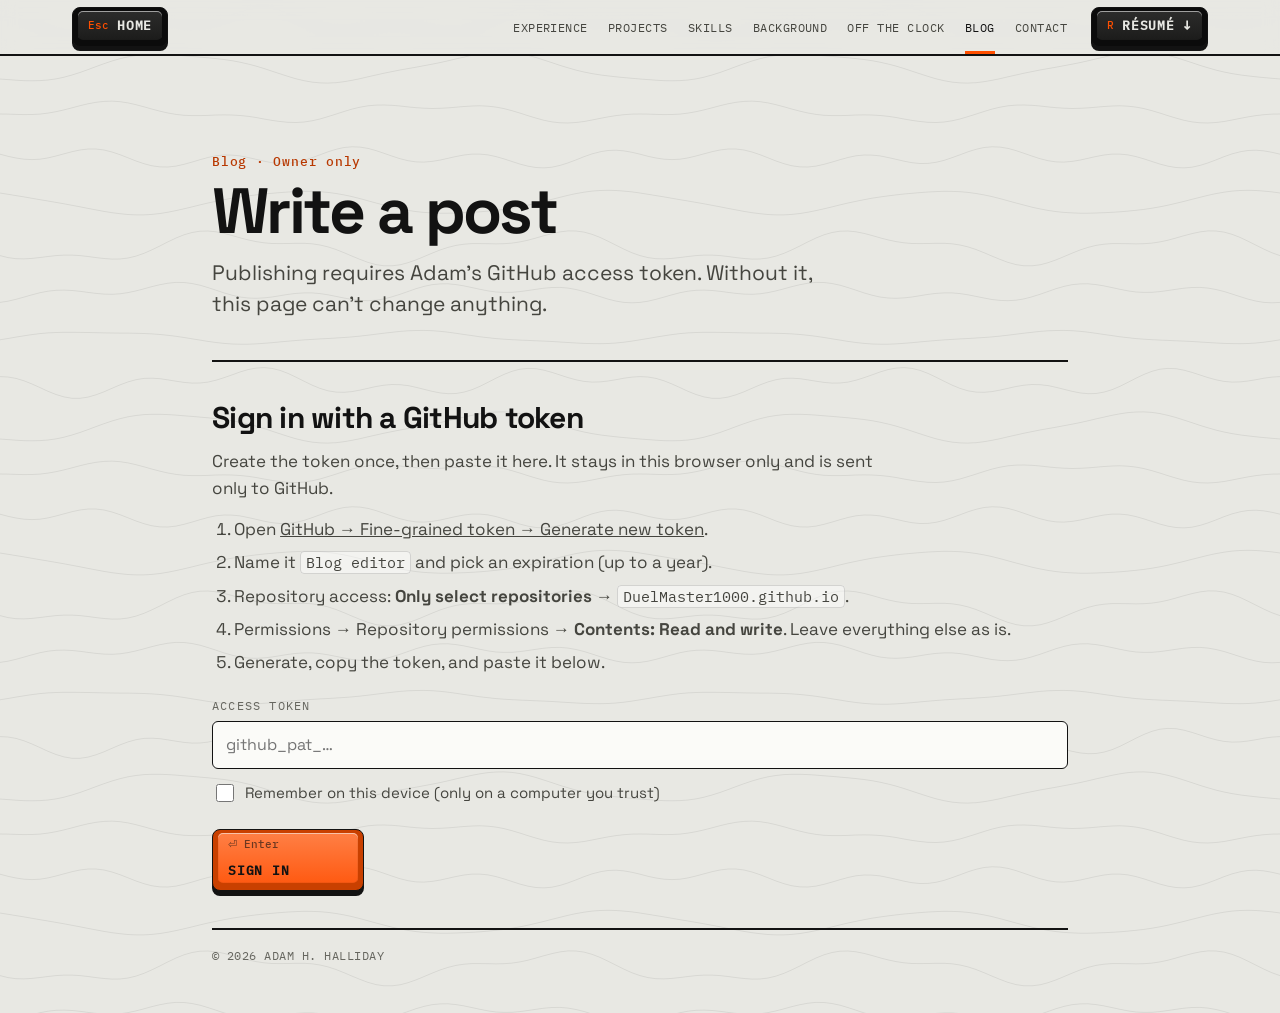
<file: blog/write.html>
<!doctype html>
<html lang="en">
<head>
  <meta charset="utf-8">
  <meta name="viewport" content="width=device-width, initial-scale=1">
  <meta http-equiv="Content-Security-Policy" content="default-src 'self'; script-src 'self'; style-src 'self'; font-src 'self'; img-src 'self' https: data:; connect-src https://api.github.com; base-uri 'self'; form-action 'self'; object-src 'none'">
  <meta name="robots" content="noindex, nofollow">
  <meta name="referrer" content="no-referrer">
  <title>Write — Adam Halliday</title>
  <meta name="theme-color" content="#e8e8e3">
  <link rel="icon" href="../assets/favicon-32.png" sizes="32x32" type="image/png">
  <link rel="icon" href="../assets/favicon.svg" type="image/svg+xml">
  <link rel="preload" href="../assets/fonts/space-grotesk-latin.woff2" as="font" type="font/woff2" crossorigin>
  <link rel="stylesheet" href="../styles.css">
  <link rel="stylesheet" href="blog.css">
</head>
<body>
  <a class="skip-link" href="#main">Skip to content</a>

  <header class="nav" id="nav">
    <nav class="nav__inner container" aria-label="Primary">
      <div class="nav__brand">
        <a class="key key--mod key--sm" href="../" aria-label="Adam Halliday, home"><span class="key__top"><span class="key__legend" aria-hidden="true">Esc</span><span class="key__label">Home</span></span></a>
      </div>
      <ul class="nav__links" id="nav-links">
        <li><a href="../#experience">Experience</a></li>
        <li><a href="../#projects">Projects</a></li>
        <li><a href="../#skills">Skills</a></li>
        <li><a href="../#background">Background</a></li>
        <li><a href="../#hobbies">Off the clock</a></li>
        <li><a href="./" class="is-active">Blog</a></li>
        <li><a href="../#contact">Contact</a></li>
      </ul>
      <a class="key key--mod key--sm" href="../assets/Adam-Halliday-Resume.pdf" target="_blank" rel="noopener"><span class="key__top"><span class="key__legend" aria-hidden="true">R</span><span class="key__label">Résumé ↓</span></span></a>
      <button class="nav__toggle" id="nav-toggle" aria-label="Open menu" aria-expanded="false" aria-controls="nav-links">
        <span></span><span></span>
      </button>
    </nav>
  </header>

  <main id="main" class="container">
    <header class="page-head">
      <p class="section__no">Blog · Owner only</p>
      <h1 class="section__title">Write a post</h1>
      <p class="page-head__lede">Publishing requires Adam's GitHub access token. Without it, this page can't change anything.</p>
    </header>

    <p class="status" id="status" role="status" aria-live="polite"></p>

    <!-- ============ SIGN IN ============ -->
    <section class="panel" id="signin" aria-labelledby="signin-title">
      <h2 class="panel__title" id="signin-title">Sign in with a GitHub token</h2>
      <p class="panel__note">Create the token once, then paste it here. It stays in this browser only and is sent only to GitHub.</p>
      <ol class="steps">
        <li>Open <a href="https://github.com/settings/personal-access-tokens/new" target="_blank" rel="noopener">GitHub → Fine-grained token → Generate new token</a>.</li>
        <li>Name it <code>Blog editor</code> and pick an expiration (up to a year).</li>
        <li>Repository access: <strong>Only select repositories</strong> → <code>DuelMaster1000.github.io</code>.</li>
        <li>Permissions → Repository permissions → <strong>Contents: Read and write</strong>. Leave everything else as is.</li>
        <li>Generate, copy the token, and paste it below.</li>
      </ol>
      <form id="signin-form" autocomplete="off">
        <div class="field">
          <label for="token">Access token</label>
          <input id="token" type="password" autocomplete="off" spellcheck="false" autocapitalize="off" placeholder="github_pat_…" required>
        </div>
        <label class="check"><input type="checkbox" id="remember"> Remember on this device (only on a computer you trust)</label>
        <div class="actions">
          <button type="submit" class="key key--accent"><span class="key__top"><span class="key__legend" aria-hidden="true">⏎ Enter</span><span class="key__label">Sign in</span></span></button>
        </div>
      </form>
    </section>

    <!-- ============ EDITOR ============ -->
    <div id="editor" hidden>
      <section class="panel" aria-labelledby="mine-title">
        <h2 class="panel__title" id="mine-title">Your posts</h2>
        <div class="who">Signed in as <strong id="who-name"></strong>
          <button type="button" class="key key--mod key--sm" id="signout"><span class="key__top"><span class="key__legend" aria-hidden="true">Esc</span><span class="key__label">Sign out</span></span></button>
        </div>
        <ul class="mine" id="my-posts"></ul>
        <div class="actions">
          <button type="button" class="key key--sm" id="new-post"><span class="key__top"><span class="key__legend" aria-hidden="true">+</span><span class="key__label">New post</span></span></button>
        </div>
      </section>

      <section class="panel" aria-labelledby="editing-label">
        <h2 class="panel__title" id="editing-label">New post</h2>

        <div class="field">
          <label for="title">Title</label>
          <input id="title" type="text" maxlength="140" placeholder="What's this post about?">
        </div>
        <div class="field field--row">
          <div>
            <label for="summary">Summary (optional, shown in the post list)</label>
            <input id="summary" type="text" maxlength="240" placeholder="One sentence teaser">
          </div>
          <div>
            <label for="date">Date</label>
            <input id="date" type="date">
          </div>
        </div>

        <div class="field">
          <span class="label-like" id="body-label">Post</span>
          <div class="toolbar" id="toolbar" role="toolbar" aria-label="Formatting">
            <button type="button" class="key key--sm" data-action="bold" title="Bold (Ctrl+B)"><span class="key__top"><span class="key__legend" aria-hidden="true">B</span><span class="key__label">Bold</span></span></button>
            <button type="button" class="key key--sm" data-action="italic" title="Italic (Ctrl+I)"><span class="key__top"><span class="key__legend" aria-hidden="true">I</span><span class="key__label">Italic</span></span></button>
            <button type="button" class="key key--sm" data-action="h2" title="Heading"><span class="key__top"><span class="key__legend" aria-hidden="true">H2</span><span class="key__label">Heading</span></span></button>
            <button type="button" class="key key--sm" data-action="h3" title="Subheading"><span class="key__top"><span class="key__legend" aria-hidden="true">H3</span><span class="key__label">Subheading</span></span></button>
            <button type="button" class="key key--sm" data-action="ul" title="Bullet list"><span class="key__top"><span class="key__legend" aria-hidden="true">•</span><span class="key__label">List</span></span></button>
            <button type="button" class="key key--sm" data-action="ol" title="Numbered list"><span class="key__top"><span class="key__legend" aria-hidden="true">1.</span><span class="key__label">Numbered</span></span></button>
            <button type="button" class="key key--sm" data-action="quote" title="Quote"><span class="key__top"><span class="key__legend" aria-hidden="true">&gt;</span><span class="key__label">Quote</span></span></button>
            <button type="button" class="key key--sm" data-action="code" title="Code"><span class="key__top"><span class="key__legend" aria-hidden="true">`</span><span class="key__label">Code</span></span></button>
            <button type="button" class="key key--sm" data-action="link" title="Link (Ctrl+K)"><span class="key__top"><span class="key__legend" aria-hidden="true">↗</span><span class="key__label">Link</span></span></button>
            <button type="button" class="key key--sm" data-action="image" title="Image (https URL)"><span class="key__top"><span class="key__legend" aria-hidden="true">▣</span><span class="key__label">Image</span></span></button>
            <button type="button" class="key key--sm" data-action="hr" title="Divider"><span class="key__top"><span class="key__legend" aria-hidden="true">—</span><span class="key__label">Divider</span></span></button>
          </div>
          <textarea id="body" aria-labelledby="body-label" spellcheck="true" placeholder="Start writing… Select text and use the buttons above to format it."></textarea>
          <p class="cheatsheet">**bold** · *italic* · ## Heading · ### Subheading · - list · 1. numbered · &gt; quote · `code` · [text](https://…) · ![alt](https://…) · --- divider · ``` code block ```</p>
        </div>

        <div class="field">
          <span class="label-like">Live preview</span>
          <div class="preview" id="preview" aria-live="off"></div>
        </div>

        <div class="actions">
          <button type="button" class="key key--accent" id="publish"><span class="key__top"><span class="key__legend" aria-hidden="true">⏎ Enter</span><span class="key__label">Publish</span></span></button>
          <button type="button" class="key key--mod" id="delete" hidden><span class="key__top"><span class="key__legend" aria-hidden="true">Del</span><span class="key__label">Delete post</span></span></button>
        </div>
      </section>
    </div>
  </main>

  <footer class="footer container">
    <p>© <span id="year">2026</span> Adam H. Halliday</p>
  </footer>

  <script src="../script.js"></script>
  <script src="markdown.js"></script>
  <script src="write.js?v=2"></script>
</body>
</html>
</file>
<file: styles.css>
/* =========================================================
   Adam Halliday — Portfolio
   "Datasheet" design: light warm-gray paper, black ink, signal orange.
   Single column; every section reads top to bottom.
   No frameworks, no build step.
   ========================================================= */

/* ---------- Fonts (self-hosted, Latin subset; SIL Open Font License, see assets/fonts) ---------- */
@font-face {
  font-family: "Space Grotesk";
  font-style: normal;
  font-weight: 300 700;  /* variable font: one file covers every weight */
  font-display: swap;
  src: url("assets/fonts/space-grotesk-latin.woff2") format("woff2");
  unicode-range: U+0000-00FF, U+0131, U+0152-0153, U+02BB-02BC, U+02C6, U+02DA, U+02DC, U+0304, U+0308, U+0329, U+2000-206F, U+20AC, U+2122, U+2191, U+2193, U+2212, U+2215, U+FEFF, U+FFFD;
}
@font-face {
  font-family: "IBM Plex Mono";
  font-style: normal;
  font-weight: 400;
  font-display: swap;
  src: url("assets/fonts/ibm-plex-mono-400-latin.woff2") format("woff2");
  unicode-range: U+0000-00FF, U+0131, U+0152-0153, U+02BB-02BC, U+02C6, U+02DA, U+02DC, U+0304, U+0308, U+0329, U+2000-206F, U+20AC, U+2122, U+2191, U+2193, U+2212, U+2215, U+FEFF, U+FFFD;
}
@font-face {
  font-family: "IBM Plex Mono";
  font-style: normal;
  font-weight: 500;
  font-display: swap;
  src: url("assets/fonts/ibm-plex-mono-500-latin.woff2") format("woff2");
  unicode-range: U+0000-00FF, U+0131, U+0152-0153, U+02BB-02BC, U+02C6, U+02DA, U+02DC, U+0304, U+0308, U+0329, U+2000-206F, U+20AC, U+2122, U+2191, U+2193, U+2212, U+2215, U+FEFF, U+FFFD;
}

:root {
  --paper: #e8e8e3;
  --paper-2: #e1e1db;
  --ink: #121212;
  --ink-2: #45453f;
  --muted: #66665f;
  --hair: rgba(18, 18, 18, 0.14);
  --signal: #ff4f00;      /* large type and graphics */
  --signal-ink: #b83800;  /* small text: meets contrast on paper */
  --mark: rgba(255, 79, 0, 0.14);

  --max: 920px;
  --gutter: clamp(16px, 4vw, 32px);
  --nav-h: 56px;

  --grot: "Space Grotesk", -apple-system, "Segoe UI", Helvetica, Arial, sans-serif;
  --mono: "IBM Plex Mono", ui-monospace, "Cascadia Code", Menlo, Consolas, monospace;
  --ease: cubic-bezier(0.22, 1, 0.36, 1);
}

/* ---------- Base ---------- */
*,
*::before,
*::after { box-sizing: border-box; }

html {
  scroll-behavior: smooth;
  scroll-padding-top: calc(var(--nav-h) + 16px);
  -webkit-text-size-adjust: 100%;
}

body {
  margin: 0;
  background-color: var(--paper);
  /* faint contour lines: part topographic map (hiking), part sound wave (audio).
     Seamless 640x360 SVG tile, 8 wavy lines at 7.5% ink. */
  background-image: url("data:image/svg+xml,%3Csvg xmlns='http://www.w3.org/2000/svg' width='640' height='360'%3E%3Cg fill='none' stroke='rgba(18,18,18,0.075)' stroke-width='1'%3E%3Cpath d='M0,28.4 L8,30.8 L16,32.1 L24,32.3 L32,31.6 L40,30.1 L48,28.3 L56,26.5 L64,25.2 L72,24.5 L80,24.7 L88,25.6 L96,27.3 L104,29.3 L112,31.3 L120,32.9 L128,33.7 L136,33.5 L144,32.1 L152,29.7 L160,26.3 L168,22.3 L176,18.2 L184,14.4 L192,11.3 L200,9.2 L208,8.4 L216,8.7 L224,10.2 L232,12.4 L240,15.0 L248,17.6 L256,19.8 L264,21.4 L272,22.1 L280,21.9 L288,21.0 L296,19.7 L304,18.2 L312,17.1 L320,16.6 L328,17.0 L336,18.4 L344,20.8 L352,24.0 L360,27.6 L368,31.3 L376,34.5 L384,36.9 L392,38.3 L400,38.3 L408,37.1 L416,34.8 L424,31.8 L432,28.3 L440,24.9 L448,21.9 L456,19.7 L464,18.4 L472,18.2 L480,18.7 L488,19.9 L496,21.2 L504,22.4 L512,23.1 L520,23.0 L528,22.1 L536,20.2 L544,17.7 L552,14.9 L560,12.0 L568,9.6 L576,8.1 L584,7.6 L592,8.4 L600,10.4 L608,13.4 L616,17.2 L624,21.2 L632,25.1 L640,28.4'/%3E%3Cpath d='M0,82.9 L8,83.1 L16,82.7 L24,81.7 L32,80.3 L40,78.7 L48,76.8 L56,75.0 L64,73.2 L72,71.6 L80,70.0 L88,68.6 L96,67.2 L104,65.7 L112,64.2 L120,62.6 L128,60.8 L136,58.9 L144,57.1 L152,55.3 L160,53.8 L168,52.6 L176,52.0 L184,51.9 L192,52.4 L200,53.6 L208,55.4 L216,57.5 L224,60.1 L232,62.7 L240,65.4 L248,67.8 L256,70.1 L264,72.0 L272,73.6 L280,74.9 L288,75.9 L296,76.8 L304,77.6 L312,78.3 L320,79.0 L328,79.6 L336,80.2 L344,80.7 L352,80.8 L360,80.6 L368,80.0 L376,78.9 L384,77.2 L392,75.0 L400,72.5 L408,69.6 L416,66.6 L424,63.7 L432,61.0 L440,58.7 L448,56.8 L456,55.5 L464,54.6 L472,54.3 L480,54.3 L488,54.6 L496,55.1 L504,55.8 L512,56.4 L520,57.1 L528,57.8 L536,58.6 L544,59.5 L552,60.7 L560,62.2 L568,64.0 L576,66.1 L584,68.5 L592,71.2 L600,73.8 L608,76.4 L616,78.8 L624,80.7 L632,82.1 L640,82.9'/%3E%3Cpath d='M0,119.0 L8,116.6 L16,114.1 L24,111.5 L32,109.1 L40,107.2 L48,105.8 L56,105.1 L64,105.0 L72,105.3 L80,106.0 L88,106.9 L96,107.7 L104,108.2 L112,108.5 L120,108.3 L128,107.9 L136,107.2 L144,106.5 L152,106.0 L160,105.8 L168,106.2 L176,107.1 L184,108.6 L192,110.7 L200,113.1 L208,115.7 L216,118.1 L224,120.3 L232,121.9 L240,122.8 L248,123.0 L256,122.5 L264,121.5 L272,120.0 L280,118.4 L288,116.9 L296,115.6 L304,114.7 L312,114.1 L320,114.0 L328,114.1 L336,114.4 L344,114.6 L352,114.5 L360,114.1 L368,113.1 L376,111.7 L384,109.9 L392,107.8 L400,105.7 L408,103.8 L416,102.3 L424,101.4 L432,101.1 L440,101.7 L448,102.9 L456,104.7 L464,106.8 L472,109.1 L480,111.2 L488,113.0 L496,114.4 L504,115.3 L512,115.6 L520,115.6 L528,115.4 L536,115.0 L544,114.9 L552,115.0 L560,115.5 L568,116.3 L576,117.5 L584,119.0 L592,120.4 L600,121.5 L608,122.3 L616,122.5 L624,122.0 L632,120.8 L640,119.0'/%3E%3Cpath d='M0,154.8 L8,151.8 L16,149.3 L24,147.5 L32,146.8 L40,147.1 L48,148.4 L56,150.6 L64,153.3 L72,156.1 L80,158.7 L88,160.7 L96,161.9 L104,162.1 L112,161.4 L120,160.1 L128,158.3 L136,156.5 L144,155.0 L152,154.1 L160,154.1 L168,154.9 L176,156.6 L184,158.9 L192,161.5 L200,164.1 L208,166.2 L216,167.5 L224,167.9 L232,167.2 L240,165.4 L248,162.9 L256,159.9 L264,156.7 L272,153.9 L280,151.8 L288,150.5 L296,150.2 L304,150.9 L312,152.3 L320,154.2 L328,156.3 L336,158.0 L344,159.2 L352,159.6 L360,159.2 L368,157.9 L376,156.0 L384,153.8 L392,151.7 L400,150.0 L408,149.0 L416,149.0 L424,150.0 L432,152.0 L440,154.7 L448,157.8 L456,161.0 L464,163.7 L472,165.8 L480,166.9 L488,167.0 L496,166.1 L504,164.3 L512,162.1 L520,159.7 L528,157.5 L536,155.8 L544,155.0 L552,155.1 L560,155.9 L568,157.5 L576,159.3 L584,161.2 L592,162.7 L600,163.5 L608,163.4 L616,162.3 L624,160.4 L632,157.7 L640,154.8'/%3E%3Cpath d='M0,191.7 L8,192.4 L16,193.5 L24,194.9 L32,196.6 L40,198.6 L48,200.8 L56,203.0 L64,205.1 L72,207.2 L80,208.9 L88,210.4 L96,211.6 L104,212.4 L112,212.9 L120,213.2 L128,213.2 L136,213.0 L144,212.7 L152,212.3 L160,211.8 L168,211.1 L176,210.3 L184,209.4 L192,208.2 L200,206.8 L208,205.2 L216,203.3 L224,201.4 L232,199.3 L240,197.3 L248,195.3 L256,193.6 L264,192.2 L272,191.1 L280,190.5 L288,190.3 L296,190.5 L304,191.1 L312,191.9 L320,193.0 L328,194.3 L336,195.6 L344,196.9 L352,198.3 L360,199.7 L368,201.0 L376,202.4 L384,203.8 L392,205.3 L400,206.8 L408,208.4 L416,209.9 L424,211.4 L432,212.7 L440,213.7 L448,214.5 L456,214.9 L464,214.9 L472,214.4 L480,213.5 L488,212.2 L496,210.6 L504,208.8 L512,206.9 L520,204.9 L528,203.0 L536,201.3 L544,199.7 L552,198.2 L560,197.0 L568,195.9 L576,194.9 L584,194.0 L592,193.3 L600,192.6 L608,192.0 L616,191.6 L624,191.3 L632,191.4 L640,191.7'/%3E%3Cpath d='M0,245.0 L8,246.9 L16,249.5 L24,252.7 L32,256.1 L40,259.4 L48,262.4 L56,264.6 L64,265.8 L72,265.8 L80,264.8 L88,262.7 L96,259.9 L104,256.6 L112,253.2 L120,250.0 L128,247.4 L136,245.4 L144,244.2 L152,243.6 L160,243.6 L168,243.7 L176,243.9 L184,243.7 L192,243.1 L200,241.9 L208,240.2 L216,238.0 L224,235.7 L232,233.6 L240,231.9 L248,230.9 L256,231.0 L264,232.1 L272,234.3 L280,237.4 L288,241.2 L296,245.2 L304,249.2 L312,252.8 L320,255.6 L328,257.6 L336,258.7 L344,258.9 L352,258.4 L360,257.5 L368,256.5 L376,255.6 L384,255.1 L392,255.1 L400,255.6 L408,256.5 L416,257.6 L424,258.5 L432,259.1 L440,259.0 L448,258.0 L456,256.1 L464,253.3 L472,249.8 L480,245.9 L488,241.8 L496,238.0 L504,234.8 L512,232.5 L520,231.2 L528,231.0 L536,231.8 L544,233.4 L552,235.5 L560,237.8 L568,239.9 L576,241.6 L584,242.8 L592,243.5 L600,243.6 L608,243.5 L616,243.3 L624,243.3 L632,243.8 L640,245.0'/%3E%3Cpath d='M0,293.6 L8,294.8 L16,296.4 L24,298.0 L32,299.5 L40,300.4 L48,300.7 L56,300.2 L64,298.9 L72,296.8 L80,294.3 L88,291.5 L96,288.7 L104,286.4 L112,284.7 L120,283.9 L128,283.8 L136,284.6 L144,285.9 L152,287.6 L160,289.3 L168,290.9 L176,292.0 L184,292.4 L192,292.3 L200,291.6 L208,290.5 L216,289.3 L224,288.2 L232,287.5 L240,287.4 L248,288.1 L256,289.5 L264,291.5 L272,294.0 L280,296.6 L288,299.1 L296,301.1 L304,302.4 L312,302.8 L320,302.4 L328,301.2 L336,299.3 L344,297.1 L352,294.8 L360,292.7 L368,291.2 L376,290.3 L384,290.1 L392,290.5 L400,291.3 L408,292.4 L416,293.4 L424,294.1 L432,294.3 L440,293.8 L448,292.6 L456,290.9 L464,288.8 L472,286.6 L480,284.7 L488,283.2 L496,282.4 L504,282.5 L512,283.5 L520,285.2 L528,287.6 L536,290.2 L544,292.9 L552,295.2 L560,297.0 L568,298.0 L576,298.3 L584,297.9 L592,297.0 L600,295.7 L608,294.4 L616,293.4 L624,292.9 L632,292.9 L640,293.6'/%3E%3Cpath d='M0,338.9 L8,338.5 L16,338.0 L24,337.5 L32,336.9 L40,336.1 L48,335.2 L56,334.2 L64,333.2 L72,332.3 L80,331.4 L88,330.8 L96,330.5 L104,330.4 L112,330.7 L120,331.3 L128,332.2 L136,333.3 L144,334.5 L152,335.6 L160,336.8 L168,337.7 L176,338.6 L184,339.2 L192,339.7 L200,340.1 L208,340.4 L216,340.8 L224,341.1 L232,341.5 L240,342.0 L248,342.5 L256,343.0 L264,343.4 L272,343.6 L280,343.7 L288,343.5 L296,343.0 L304,342.2 L312,341.1 L320,339.8 L328,338.5 L336,337.1 L344,335.8 L352,334.6 L360,333.6 L368,332.9 L376,332.5 L384,332.3 L392,332.3 L400,332.4 L408,332.5 L416,332.7 L424,332.9 L432,333.0 L440,333.1 L448,333.1 L456,333.3 L464,333.5 L472,333.9 L480,334.5 L488,335.3 L496,336.3 L504,337.5 L512,338.8 L520,340.1 L528,341.4 L536,342.5 L544,343.4 L552,344.0 L560,344.2 L568,344.2 L576,343.9 L584,343.3 L592,342.7 L600,341.9 L608,341.2 L616,340.5 L624,339.9 L632,339.4 L640,338.9'/%3E%3C/g%3E%3C/svg%3E");
  background-position: center top;
  color: var(--ink);
  font-family: var(--grot);
  font-size: 17px;
  line-height: 1.6;
  -webkit-font-smoothing: antialiased;
  -moz-osx-font-smoothing: grayscale;
}

h1, h2, h3, p, figure { margin: 0; }
ul, ol { margin: 0; padding: 0; list-style: none; }
a { color: inherit; }
button { font: inherit; color: inherit; }
svg { display: block; }
table { border-collapse: collapse; width: 100%; }
cite { font-style: italic; }

mark {
  background: var(--mark);
  color: var(--signal-ink);
  font-weight: 700;
  padding: 0 0.15em;
}

::selection { background: rgba(255, 79, 0, 0.25); }

:focus-visible {
  outline: 2px solid var(--signal);
  outline-offset: 3px;
}

.skip-link {
  position: absolute;
  left: 16px;
  top: -60px;
  z-index: 200;
  padding: 10px 16px;
  background: var(--ink);
  color: var(--paper);
  font-family: var(--mono);
  font-size: 13px;
}
.skip-link:focus { top: 12px; }

.container {
  width: 100%;
  max-width: var(--max);
  margin: 0 auto;
  padding-left: var(--gutter);
  padding-right: var(--gutter);
}

/* ---------- Shared type ---------- */
.label {
  margin: 0 0 12px;
  font-family: var(--mono);
  font-size: 12px;
  font-weight: 500;
  letter-spacing: 0.12em;
  text-transform: uppercase;
  color: var(--muted);
}

.meta {
  font-family: var(--mono);
  font-size: 12.5px;
  letter-spacing: 0.06em;
  text-transform: uppercase;
  color: var(--muted);
}

/* ---------- Keycaps ("Datasheet" colorway) ----------
   Every button is a mechanical key: an outer skirt with an inset top surface.
   Paper "alpha" keys for ordinary actions, ink "modifier" keys with orange legends
   for navigation and utilities, and one orange accent Enter for the main action.
   Hover sinks the key partway; click bottoms it out. */
.key {
  --top-1: #fbfbf8;
  --top-2: #ecece6;
  --side: #cfcfc8;
  --edge: var(--ink);
  --text: var(--ink);
  --legend: var(--muted);
  --h: 5px;    /* key travel */
  --r: 8px;
  display: inline-block;
  vertical-align: top;
  min-width: 152px;
  height: 62px;
  margin-bottom: var(--h);
  padding: 3px 5px 7px;
  border: 1.5px solid var(--edge);
  border-radius: var(--r);
  background: var(--side);
  color: var(--text);
  text-decoration: none;
  box-shadow: 0 var(--h) 0 var(--edge);
  transition: transform 0.07s ease-out, box-shadow 0.07s ease-out;
  -webkit-tap-highlight-color: transparent;
}
.key__top {
  position: relative;
  height: 100%;
  display: flex;
  flex-direction: column;
  justify-content: space-between;
  padding: 6px 10px 7px;
  border-radius: calc(var(--r) - 3px);
  background: linear-gradient(var(--top-1), var(--top-2));
  box-shadow: inset 0 1px 0 rgba(255, 255, 255, 0.55), inset 0 0 0 1px rgba(0, 0, 0, 0.05);
}
.key__legend {
  font-family: var(--mono);
  font-size: 10.5px;
  font-weight: 500;
  line-height: 1;
  color: var(--legend);
}
.key__label {
  font-family: var(--mono);
  font-size: 12.5px;
  font-weight: 600;
  line-height: 1;
  letter-spacing: 0.06em;
  text-transform: uppercase;
  white-space: nowrap;
}
.key:hover,
.key.is-hover { transform: translateY(calc(var(--h) * 0.4)); box-shadow: 0 calc(var(--h) * 0.6) 0 var(--edge); }
.key:active,
.key.is-press { transform: translateY(var(--h)); box-shadow: 0 0 0 var(--edge); }
.key:focus-visible { outline-offset: 4px; }
button.key { font: inherit; cursor: pointer; text-align: left; }
.key:disabled { opacity: 0.5; cursor: not-allowed; transform: none; box-shadow: 0 var(--h) 0 var(--edge); }
[hidden] { display: none !important; }

/* colorway */
.key--accent { --top-1: #ff7f45; --top-2: #ff5a12; --side: #c94000; --legend: rgba(18, 18, 18, 0.62); }
.key--mod    { --top-1: #2c2c2b; --top-2: #1c1c1b; --side: #0b0b0b; --text: var(--paper); --legend: var(--signal); }

/* sizes */
.key--sm { min-width: 0; height: 40px; --h: 4px; padding-bottom: 6px; }
.key--sm .key__top { flex-direction: row; align-items: center; gap: 8px; padding: 0 10px; }

.key--wide { display: block; width: 100%; min-width: 0; height: 64px; }
.key--wide .key__top { flex-direction: row; align-items: center; gap: 18px; padding: 0 16px; }
.key--wide .k {
  flex: 0 0 92px;
  font-family: var(--mono);
  font-size: 11.5px;
  letter-spacing: 0.08em;
  text-transform: uppercase;
  color: var(--legend);
}
.key--wide .v {
  min-width: 0;
  font-size: clamp(18px, 2.4vw, 22px);
  font-weight: 700;
  letter-spacing: -0.02em;
  overflow-wrap: anywhere;
}
.key--wide .end {
  margin-left: auto;
  font-family: var(--mono);
  font-size: 11px;
  font-weight: 500;
  color: var(--legend);
}

/* ---------- Nav ---------- */
.nav {
  position: sticky;
  top: 0;
  z-index: 100;
  height: var(--nav-h);
  background: rgba(232, 232, 227, 0.92);
  -webkit-backdrop-filter: blur(8px);
  backdrop-filter: blur(8px);
  border-bottom: 2px solid var(--ink);
}

.nav__inner {
  max-width: 1200px;  /* nav runs wider than the reading column */
  height: 100%;
  display: flex;
  align-items: center;
  gap: 24px;
}

.nav__brand {
  display: flex;
  align-items: center;
  gap: 12px;
  margin-right: auto;
  padding-top: 4px;   /* centers the key including its travel */
}

.nav__links {
  display: flex;
  gap: 20px;
}
.nav__links a {
  position: relative;
  font-family: var(--mono);
  font-size: 12px;
  letter-spacing: 0.04em;
  text-transform: uppercase;
  text-decoration: none;
  color: var(--ink-2);
  white-space: nowrap;
}
.nav__links a:hover,
.nav__links a.is-active { color: var(--ink); }
.nav__links a.is-active::after {
  content: "";
  position: absolute;
  left: 0;
  right: 0;
  bottom: -19px;
  height: 3px;
  background: var(--signal);
}

.nav__inner > .key,
.nav__brand > .key { flex: none; }
.nav__inner > .key { margin-top: 4px; }

.nav__toggle {
  display: none;
  position: relative;
  width: 36px;
  height: 36px;
  background: none;
  border: 0;
  cursor: pointer;
  margin-right: -8px;
}
.nav__toggle span {
  position: absolute;
  left: 9px;
  width: 18px;
  height: 2px;
  background: var(--ink);
  transition: transform 0.3s var(--ease);
}
.nav__toggle span:first-child { top: 14px; }
.nav__toggle span:last-child { top: 21px; }
.nav.is-open .nav__toggle span:first-child { transform: translateY(3.5px) rotate(45deg); }
.nav.is-open .nav__toggle span:last-child { transform: translateY(-3.5px) rotate(-45deg); }

/* ---------- Hero ---------- */
.hero {
  display: grid;
  grid-template-columns: minmax(0, 1fr) clamp(200px, 25vw, 248px);
  column-gap: clamp(32px, 5vw, 56px);
  align-items: start;
  padding: clamp(56px, 10vw, 112px) 0 clamp(48px, 7vw, 72px);
}
.hero > :not(.hero__photo) { grid-column: 1; }

/* Portrait: framed like a keycap (ink edge + drop), sits beside the name */
.hero__photo {
  grid-column: 2;
  grid-row: 1 / span 3;
  margin: 6px 0 0;
  border: 1.5px solid var(--ink);
  border-radius: 8px;
  overflow: hidden;
  background: var(--paper-2);
  box-shadow: 0 6px 0 var(--ink);
}
.hero__photo img {
  display: block;
  width: 100%;
  height: auto;
  aspect-ratio: 4 / 5;
  object-fit: cover;
}

.hero__hello {
  display: block;
  font-family: var(--mono);
  font-size: clamp(13px, 1.6vw, 15px);
  font-weight: 500;
  letter-spacing: 0.14em;
  text-transform: uppercase;
  color: var(--signal-ink);
}

.hero__name {
  display: block;
  margin-top: 14px;
  font-size: clamp(56px, 10.5vw, 108px);
  font-weight: 700;
  line-height: 0.88;
  letter-spacing: -0.05em;
}

.hero__intro {
  max-width: 620px;
  margin-top: clamp(28px, 4vw, 40px);
  font-size: clamp(19px, 2.2vw, 23px);
  line-height: 1.5;
  color: var(--ink-2);
}

.hero__ctas {
  display: flex;
  flex-wrap: wrap;
  gap: 12px;
  margin-top: 36px;
}

/* ---------- Blocks under the hero (specs, Fig. 1) ---------- */
.block {
  padding: 32px 0;
  border-top: 2px solid var(--ink);
}

.spec th,
.spec td {
  padding: 12px 0;
  border-top: 1px solid var(--hair);
  text-align: left;
  vertical-align: top;
}
.spec tr:last-child th,
.spec tr:last-child td { border-bottom: 1px solid var(--hair); }
.spec th {
  width: 32%;
  padding-right: 20px;
  font-family: var(--mono);
  font-size: 12px;
  font-weight: 400;
  letter-spacing: 0.06em;
  text-transform: uppercase;
  color: var(--muted);
  line-height: 1.9;
}
.spec td { font-size: 16.5px; }
.spec tr { transition: background 0.2s; }
.spec tr:hover { background: rgba(18, 18, 18, 0.03); }

.spec--compact { margin-top: 18px; }
.spec--compact th,
.spec--compact td { padding: 9px 0; }
.spec--compact td { font-size: 15.5px; }
.spec--compact th { padding-right: 20px; }

.spec--skills .tags { margin-top: 0; }
.spec + .label { margin-top: 48px; }

/* Fig. 1 (inside the H-01 Audio entry) */
.entry .fig { margin-top: 28px; }
.fig__cap {
  max-width: 640px;
  margin-bottom: 18px;
  font-family: var(--mono);
  font-size: 13px;
  line-height: 1.6;
  color: var(--ink-2);
}
.fig__no {
  display: block;
  margin-bottom: 4px;
  font-family: var(--grot);
  font-size: 22px;
  font-weight: 700;
  letter-spacing: -0.02em;
  color: var(--ink);
}
.fig__plot svg {
  width: 100%;
  height: clamp(140px, 22vw, 210px);
  background:
    linear-gradient(var(--hair) 1px, transparent 1px) 0 0 / 100% 25%,
    linear-gradient(90deg, var(--hair) 1px, transparent 1px) 0 0 / 33.333% 100%;
  border-right: 1px solid var(--hair);
  border-bottom: 1px solid var(--hair);
}
.fig__line {
  fill: none;
  stroke: var(--signal);
  stroke-width: 2.25;
  stroke-linecap: round;
  vector-effect: non-scaling-stroke;
}
/* curve draws left to right when Fig. 1 scrolls into view */
.js .fig__line {
  clip-path: inset(0 100% 0 0);
  transition: clip-path 2s var(--ease) 0.2s;
}
.js .fig.is-visible .fig__line { clip-path: inset(0 0 0 0); }

.fig__axis {
  display: flex;
  justify-content: space-between;
  margin-top: 8px;
  font-family: var(--mono);
  font-size: 12px;
  color: var(--muted);
}
.fig__src {
  margin-top: 14px;
  font-family: var(--mono);
  font-size: 12px;
  color: var(--muted);
}
.fig__src a { color: var(--ink-2); text-underline-offset: 2px; }
.fig__src a:hover { color: var(--signal-ink); }

/* ---------- Sections ---------- */
.section {
  padding: clamp(56px, 8vw, 88px) 0 clamp(24px, 4vw, 40px);
  border-top: 2px solid var(--ink);
}

.section__head { margin-bottom: clamp(28px, 4vw, 40px); }
.section__no {
  font-family: var(--mono);
  font-size: 13px;
  font-weight: 500;
  letter-spacing: 0.06em;
  color: var(--signal-ink);
}
.section__title {
  margin-top: 6px;
  font-size: clamp(40px, 6.4vw, 64px);
  font-weight: 700;
  line-height: 1;
  letter-spacing: -0.04em;
}

/* Summary */
.statement {
  max-width: 760px;
  margin-bottom: clamp(40px, 6vw, 56px);
  font-size: clamp(22px, 2.8vw, 30px);
  font-weight: 500;
  line-height: 1.35;
  letter-spacing: -0.015em;
}
.statement mark { font-weight: 700; }

.figures li {
  display: flex;
  align-items: center;
  gap: clamp(16px, 3vw, 32px);
  padding: 18px 0;
  border-top: 1px solid var(--hair);
}
.figures li:last-child { border-bottom: 1px solid var(--hair); }
.figures strong {
  flex: 0 0 clamp(120px, 20vw, 190px);
  font-size: clamp(40px, 6vw, 60px);
  font-weight: 700;
  line-height: 1;
  letter-spacing: -0.045em;
  color: var(--signal);
}
.figures span {
  font-size: 17px;
  color: var(--ink-2);
}

/* Entries (jobs, projects, background, hobbies) */
.entry {
  padding: clamp(24px, 4vw, 36px) 0;
  border-top: 1px solid var(--hair);
}
.entry:last-child { padding-bottom: clamp(32px, 5vw, 48px); }

.entry__title {
  margin-top: 8px;
  font-size: clamp(24px, 3vw, 30px);
  font-weight: 700;
  line-height: 1.15;
  letter-spacing: -0.025em;
}
.entry__title .lang { font-weight: 500; color: var(--signal-ink); }
.entry__org {
  margin-top: 4px;
  font-size: 17px;
  font-weight: 500;
  color: var(--ink-2);
}
.entry__text {
  max-width: 680px;
  margin-top: 12px;
  color: var(--ink-2);
}

.bullets {
  max-width: 720px;
  margin-top: 16px;
  display: grid;
  gap: 10px;
}
.bullets li {
  position: relative;
  padding-left: 22px;
  color: var(--ink-2);
}
.bullets li::before {
  content: "";
  position: absolute;
  left: 0;
  top: 0.72em;
  width: 10px;
  height: 2px;
  background: var(--signal);
}

.tags {
  display: flex;
  flex-wrap: wrap;
  gap: 6px;
  margin-top: 18px;
}
.tags li {
  padding: 4px 8px;
  border: 1px solid rgba(18, 18, 18, 0.28);
  font-family: var(--mono);
  font-size: 12px;
  line-height: 1.5;
  color: var(--ink);
  background: rgba(255, 255, 255, 0.25);
}

/* Projects */
.project__value {
  margin-top: 10px;
  font-size: clamp(56px, 9vw, 96px);
  font-weight: 700;
  line-height: 0.95;
  letter-spacing: -0.055em;
}
.project__value span { color: var(--signal); }
.project .entry__title { margin-top: 12px; }

.flow {
  display: flex;
  flex-wrap: wrap;
  align-items: center;
  gap: 8px;
  margin-top: 18px;
  counter-reset: stage;
}
.flow li {
  counter-increment: stage;
  padding: 6px 10px;
  border: 1.5px solid var(--ink);
  font-family: var(--mono);
  font-size: 12px;
  text-transform: uppercase;
  letter-spacing: 0.06em;
}
.flow li::before {
  content: counter(stage) " ";
  color: var(--signal-ink);
}
.flow li:not(:last-child) { position: relative; margin-right: 22px; }
.flow li:not(:last-child)::after {
  content: "→";
  position: absolute;
  right: -24px;
  top: 50%;
  transform: translateY(-50%);
  color: var(--signal);
}

/* Contact */
.contact__lede {
  font-size: clamp(36px, 6vw, 64px);
  font-weight: 700;
  line-height: 1.02;
  letter-spacing: -0.045em;
}
.contact__lede mark {
  background: none;
  color: var(--signal);
  padding: 0;
}

.keyrows {
  display: grid;
  gap: 14px;
  max-width: 680px;
  margin: 32px 0 32px;
}


/* ---------- Footer ---------- */
.footer {
  display: flex;
  justify-content: space-between;
  flex-wrap: wrap;
  gap: 8px;
  padding-top: 18px;
  padding-bottom: 48px;
  /* rule spans the content width, not the gutters */
  background: linear-gradient(var(--ink), var(--ink)) var(--gutter) 0 / calc(100% - 2 * var(--gutter)) 2px no-repeat;
  font-family: var(--mono);
  font-size: 12px;
  letter-spacing: 0.04em;
  text-transform: uppercase;
  color: var(--muted);
}
.footer p { margin: 0; }

/* ---------- Reveal on scroll ---------- */
.js .reveal {
  opacity: 0;
  transform: translateY(14px);
  transition: opacity 0.7s var(--ease), transform 0.7s var(--ease);
}
.js .reveal.is-visible { opacity: 1; transform: none; }

/* ---------- Responsive ---------- */
@media (max-width: 980px) {
  .nav__toggle { display: block; }
  .nav__links {
    position: absolute;
    top: var(--nav-h);
    left: 0;
    right: 0;
    flex-direction: column;
    gap: 0;
    padding: 4px var(--gutter) 16px;
    background: var(--paper);
    border-bottom: 2px solid var(--ink);
    opacity: 0;
    visibility: hidden;
    transform: translateY(-6px);
    transition: opacity 0.25s var(--ease), transform 0.25s var(--ease), visibility 0.25s;
  }
  .nav.is-open .nav__links { opacity: 1; visibility: visible; transform: none; }
  .nav__links li + li { border-top: 1px solid var(--hair); }
  .nav__links a {
    display: block;
    padding: 14px 0;
    font-family: var(--grot);
    font-size: 22px;
    font-weight: 700;
    letter-spacing: -0.02em;
    text-transform: none;
    color: var(--ink);
  }
  .nav__links a.is-active::after { display: none; }
}

@media (max-width: 700px) {
  /* portrait moves above the greeting so the page still reads straight down */
  .hero { grid-template-columns: 1fr; }
  .hero__photo { grid-column: 1; grid-row: auto; width: 132px; margin: 0 0 28px; box-shadow: 0 4px 0 var(--ink); }
}

@media (max-width: 600px) {
  body { font-size: 16px; }
  /* spec tables stack: label above value, so they read straight down */
  .spec tr { display: block; border-top: 1px solid var(--hair); padding: 10px 0; }
  .spec tr:last-child { border-bottom: 1px solid var(--hair); }
  .spec th, .spec td { display: block; width: auto; padding: 0; border: 0 !important; }
  .spec th { margin-bottom: 4px; line-height: 1.6; }
  .spec--skills td .tags { margin-top: 6px; }
  .figures li { flex-direction: column; align-items: flex-start; gap: 6px; }
  .figures strong { flex: none; }
  /* contact keys: label above value so long values fit */
  .key--wide { height: auto; }
  .key--wide .key__top { flex-wrap: wrap; gap: 4px 12px; padding: 10px 14px 11px; }
  .key--wide .k { flex: 1 1 auto; }
  .key--wide .end { order: -1; position: absolute; right: 14px; top: 10px; }
  .key--wide .v { flex: 0 0 100%; }
  .hero__ctas .key { flex: 1 1 140px; min-width: 0; }
}

/* ---------- Print: it is a datasheet, after all ---------- */
@media print {
  .nav, .skip-link, .hero__ctas { display: none; }
  body { background: #fff; }
  .js .reveal { opacity: 1; transform: none; }
  .js .fig__line { clip-path: none; }
}

/* ---------- Reduced motion ---------- */
@media (prefers-reduced-motion: reduce) {
  html { scroll-behavior: auto; }
  *,
  *::before,
  *::after {
    transition-duration: 0.01ms !important;
    transition-delay: 0s !important;
    animation-duration: 0.01ms !important;
  }
  .js .reveal { opacity: 1; transform: none; }
}
</file>
<file: blog/blog.css>
/* =========================================================
   Blog pages — builds on ../styles.css (same paper, ink, keycaps).
   ========================================================= */

.page-head {
  padding: clamp(56px, 9vw, 96px) 0 clamp(28px, 4vw, 40px);
}
.page-head .section__title { margin-bottom: 14px; }
.page-head__lede {
  max-width: 620px;
  font-size: clamp(18px, 2vw, 21px);
  line-height: 1.5;
  color: var(--ink-2);
}

/* ---------- Post list ---------- */
.post-list { border-top: 2px solid var(--ink); }
.post-list .entry:first-child { border-top: 0; }
.post-link {
  color: inherit;
  text-decoration: none;
}
.post-link:hover { color: var(--signal-ink); }
.post-link::after {
  content: " →";
  color: var(--signal);
  opacity: 0;
  transition: opacity 0.2s;
}
.post-link:hover::after,
.post-link:focus-visible::after { opacity: 1; }

.blog-empty {
  padding: 32px 0;
  border-top: 1px solid var(--hair);
  color: var(--muted);
  font-family: var(--mono);
  font-size: 13px;
  letter-spacing: 0.04em;
}

/* ---------- Single post ---------- */
.post { padding: clamp(48px, 8vw, 88px) 0 clamp(40px, 6vw, 64px); }
.post__back { margin-bottom: clamp(28px, 4vw, 40px); }
.post__title {
  margin: 10px 0 0;
  font-size: clamp(38px, 6vw, 60px);
  font-weight: 700;
  line-height: 1.02;
  letter-spacing: -0.04em;
}
.post__summary {
  max-width: 680px;
  margin-top: 16px;
  font-size: clamp(18px, 2vw, 21px);
  color: var(--ink-2);
}
.post__rule {
  height: 2px;
  margin: clamp(28px, 4vw, 40px) 0;
  border: 0;
  background: var(--ink);
}

/* Rendered Markdown */
.prose {
  max-width: 680px;
  font-size: 18px;
  line-height: 1.7;
  color: var(--ink);
  overflow-wrap: break-word;
}
.prose > * + * { margin-top: 1.1em; }
.prose h2, .prose h3, .prose h4 {
  margin-top: 1.8em;
  line-height: 1.15;
  letter-spacing: -0.025em;
}
.prose h2 { font-size: 30px; }
.prose h3 { font-size: 23px; }
.prose h4 { font-size: 19px; }
.prose a { color: var(--signal-ink); text-underline-offset: 3px; }
.prose a:hover { color: var(--ink); }
.prose ul, .prose ol { padding-left: 1.4em; }
.prose ul { list-style: square; }
.prose ol { list-style: decimal; }
.prose li + li { margin-top: 0.35em; }
.prose li::marker { color: var(--signal); }
.prose blockquote {
  margin: 1.4em 0;
  padding: 2px 0 2px 18px;
  border-left: 3px solid var(--signal);
  color: var(--ink-2);
}
.prose code {
  padding: 1px 5px;
  border: 1px solid var(--hair);
  border-radius: 4px;
  background: rgba(255, 255, 255, 0.45);
  font-family: var(--mono);
  font-size: 0.86em;
}
.prose pre {
  padding: 16px 18px;
  border-radius: 8px;
  background: var(--ink);
  color: var(--paper);
  overflow-x: auto;
  line-height: 1.55;
}
.prose pre code { padding: 0; border: 0; background: none; color: inherit; font-size: 14px; }
.prose hr { height: 1px; margin: 2em 0; border: 0; background: var(--hair); }
.prose img {
  display: block;
  max-width: 100%;
  height: auto;
  border: 1.5px solid var(--ink);
  border-radius: 8px;
}
.prose del { color: var(--muted); }

/* ---------- Editor (write.html) ---------- */
.panel {
  padding: clamp(24px, 4vw, 32px) 0;
  border-top: 2px solid var(--ink);
}
.panel__title {
  margin: 0 0 6px;
  font-size: clamp(24px, 3vw, 30px);
  font-weight: 700;
  letter-spacing: -0.025em;
}
.panel__note { max-width: 680px; color: var(--ink-2); }
.panel__note a { color: var(--signal-ink); }
.steps { margin: 14px 0 0; padding-left: 1.3em; list-style: decimal; color: var(--ink-2); }
.steps li + li { margin-top: 6px; }
.steps code, .panel__note code {
  padding: 1px 5px;
  border: 1px solid var(--hair);
  border-radius: 4px;
  background: rgba(255, 255, 255, 0.45);
  font-family: var(--mono);
  font-size: 0.88em;
}

.field { display: grid; gap: 6px; margin-top: 20px; }
.field label,
.field .label-like {
  font-family: var(--mono);
  font-size: 12px;
  letter-spacing: 0.1em;
  text-transform: uppercase;
  color: var(--muted);
}
.field input,
.field textarea {
  width: 100%;
  padding: 11px 13px;
  border: 1.5px solid var(--ink);
  border-radius: 6px;
  background: #fbfbf8;
  color: var(--ink);
  font: 16px/1.5 var(--grot);
}
.field textarea {
  min-height: 380px;
  resize: vertical;
  font: 14.5px/1.65 var(--mono);
  tab-size: 2;
}
.field input:focus,
.field textarea:focus { outline: 2px solid var(--signal); outline-offset: 1px; }
.field--row { grid-template-columns: 1fr 200px; gap: 16px; }
.field--row > div { display: grid; gap: 6px; }
.check { display: flex; align-items: center; gap: 8px; margin-top: 12px; color: var(--ink-2); font-size: 15px; }
.check input { width: 18px; height: 18px; accent-color: var(--signal); }

.toolbar { display: flex; flex-wrap: wrap; gap: 8px 6px; margin-bottom: 4px; }
.toolbar .key { --h: 3px; height: 34px; padding-bottom: 5px; }
.toolbar .key__top { padding: 0 8px; gap: 6px; }
.toolbar .key__label { font-size: 11.5px; letter-spacing: 0.04em; }

.cheatsheet {
  margin-top: 8px;
  font-family: var(--mono);
  font-size: 12px;
  line-height: 1.7;
  color: var(--muted);
}

.preview {
  margin-top: 8px;
  padding: 20px 22px;
  min-height: 120px;
  border: 1.5px dashed rgba(18, 18, 18, 0.3);
  border-radius: 8px;
  background: rgba(255, 255, 255, 0.35);
}
.preview .post__title { font-size: clamp(30px, 5vw, 44px); }

.actions { display: flex; flex-wrap: wrap; align-items: flex-start; gap: 12px; margin-top: 24px; }

.status {
  margin-top: 16px;
  padding: 12px 14px;
  border-left: 3px solid var(--ink);
  background: rgba(255, 255, 255, 0.4);
  font-size: 15px;
}
.status:empty { display: none; }
.status--error { border-left-color: #c0261a; color: #8f1d14; }
.status--ok { border-left-color: var(--signal); }
.status a { color: var(--signal-ink); }

.who { display: flex; flex-wrap: wrap; align-items: center; gap: 12px; margin-top: 8px; color: var(--ink-2); }
.who strong { color: var(--ink); }

.mine { margin-top: 12px; border-top: 1px solid var(--hair); }
.mine li { display: flex; flex-wrap: wrap; align-items: center; gap: 10px 14px; padding: 12px 0; border-bottom: 1px solid var(--hair); }
.mine__date { font-family: var(--mono); font-size: 12px; color: var(--muted); }
.mine__title { flex: 1 1 220px; font-weight: 700; }
.mine__btns { display: flex; gap: 8px; }
.mine .key { --h: 3px; height: 32px; padding-bottom: 5px; }
.mine .key__top { padding: 0 9px; }

@media (max-width: 600px) {
  .field--row { grid-template-columns: 1fr; }
  .field textarea { min-height: 300px; }
}
</file>
